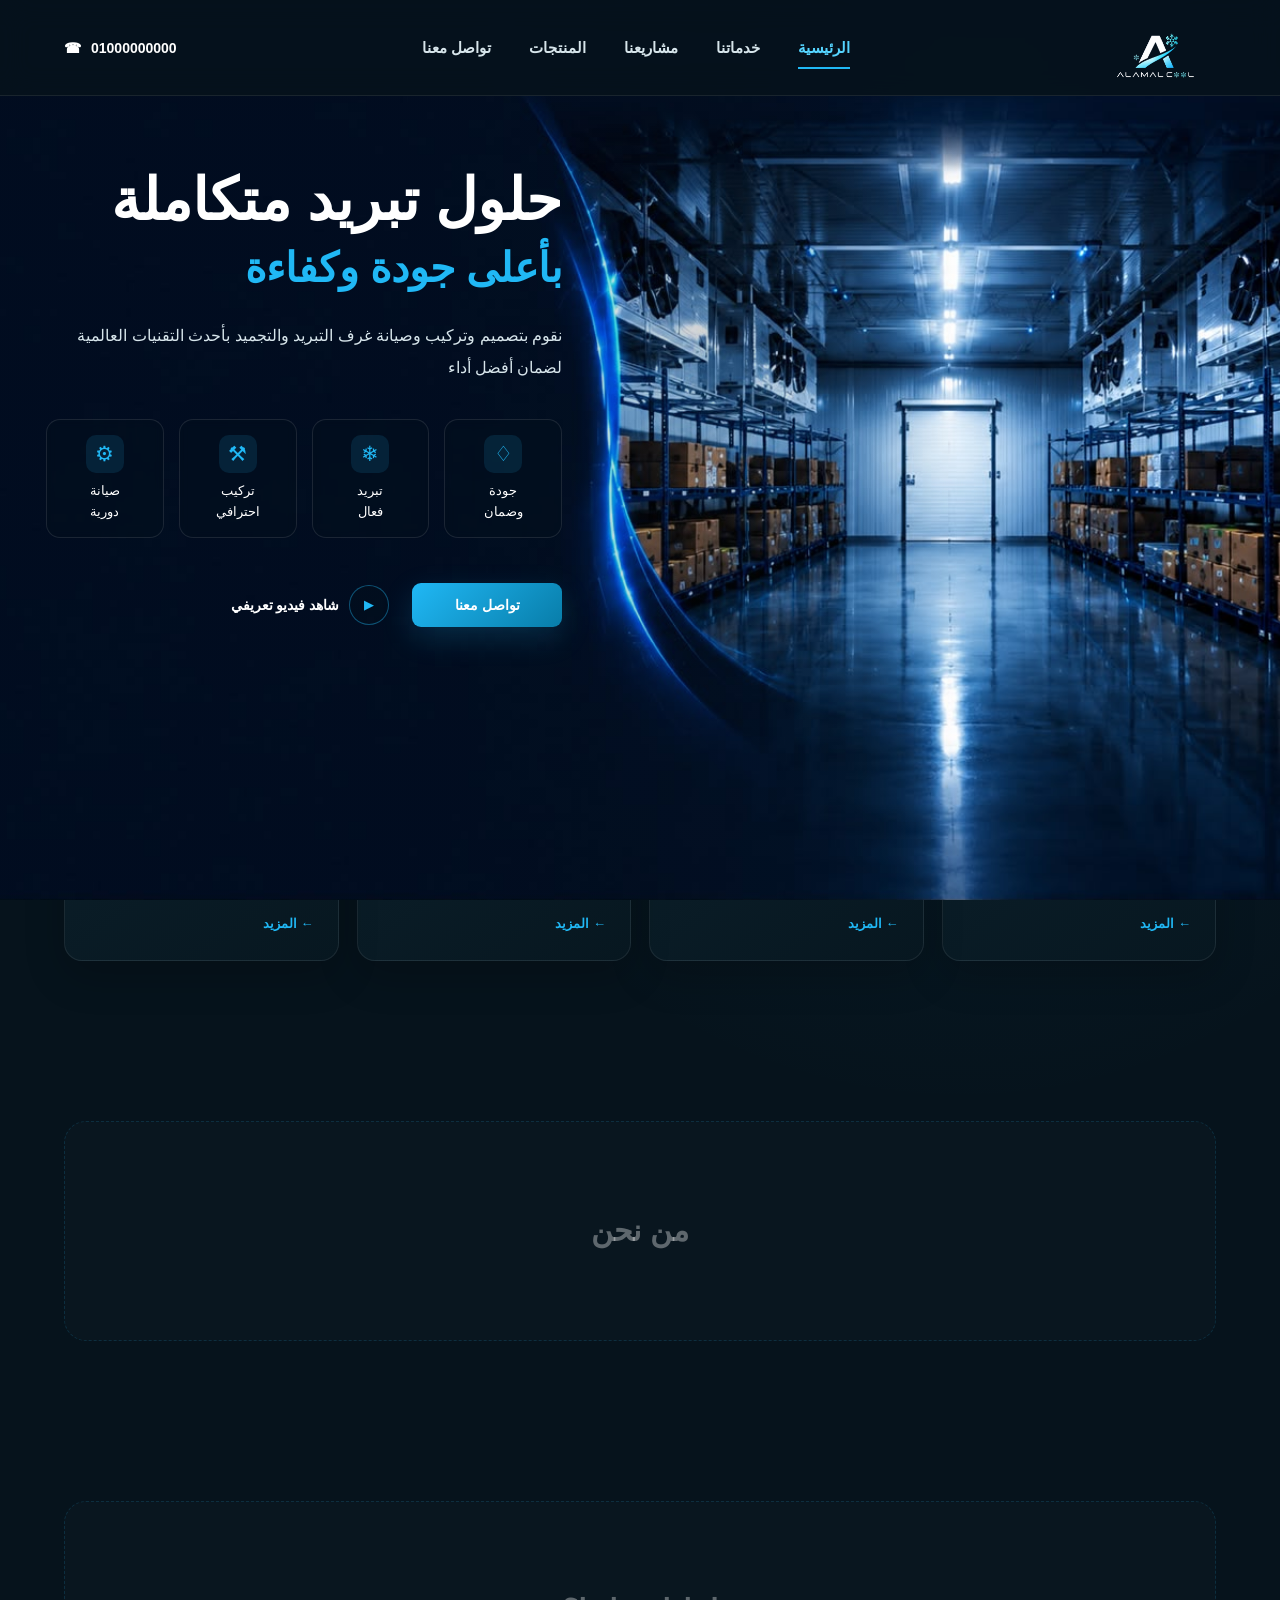
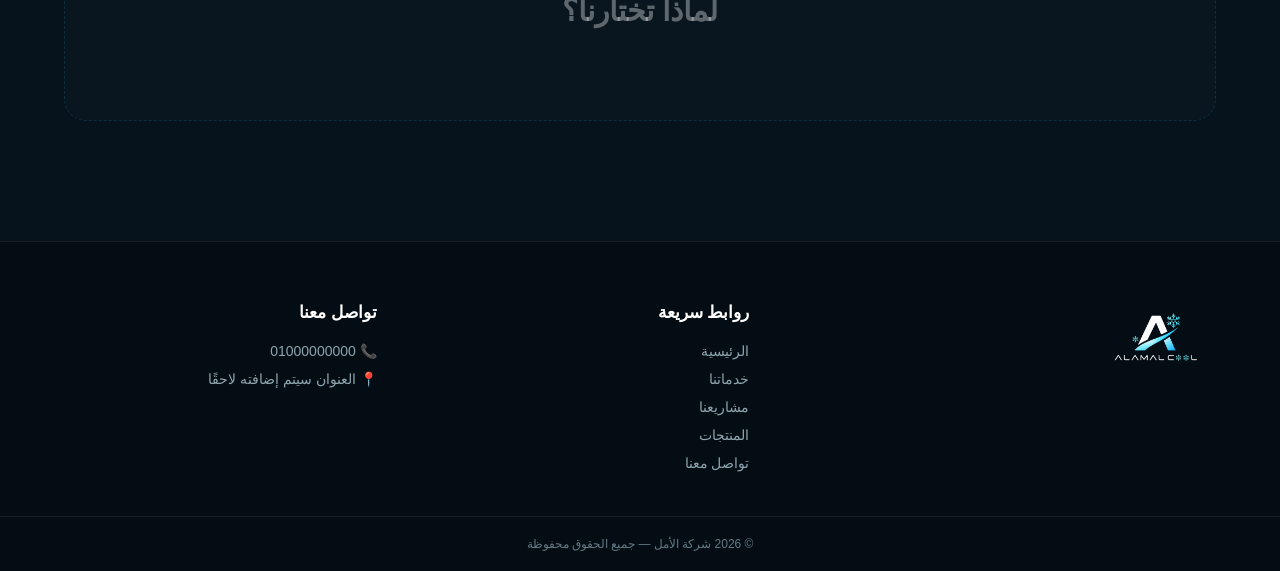
<file: index.html>
<!DOCTYPE html>
<html lang="ar" dir="rtl">

<head>

    <meta charset="UTF-8">

    <meta name="viewport" content="width=device-width, initial-scale=1.0">

    <title>شركة الأمل | حلول التبريد</title>

    <link rel="stylesheet" href="Css/index.css">

</head>


<body>


    <!-- ================= NAVBAR ================= -->

    <nav class="navbar">

        <a href="index.html" class="logo">
            <img src="Images/logo.PNG" alt="شركة الأمل لحلول التبريد">
        </a>

        <button class="menu-button" id="menuButton" type="button" aria-label="فتح القائمة">
            ☰
        </button>

        <div class="nav-links" id="navLinks">

            <a href="index.html" class="active">
                الرئيسية
            </a>

            <a href="services.html">
                خدماتنا
            </a>

            <a href="projects.html">
                مشاريعنا
            </a>

            <a href="products.html">
                المنتجات
            </a>

            <a href="index.html#contact">
                تواصل معنا
            </a>

        </div>

        <a href="tel:01000000000" class="nav-phone">
            <span>☎</span>
            <span>01000000000</span>
        </a>

    </nav>



    <!-- ================= MAIN ================= -->

    <main>


        <!-- ================= HERO ================= -->

        <section class="hero">


            <!-- HERO TEXT -->

            <div class="hero-content">


                <h1>
                    حلول تبريد متكاملة
                </h1>


                <h2>
                    بأعلى جودة وكفاءة
                </h2>


                <p class="hero-description">

                    نقوم بتصميم وتركيب وصيانة غرف التبريد
                    والتجميد بأحدث التقنيات العالمية
                    لضمان أفضل أداء

                </p>



                <!-- HERO FEATURES -->

                <div class="hero-features">


                    <div class="hero-feature">

                        <div class="feature-icon">
                            ♢
                        </div>

                        <span>
                            جودة
                        </span>

                        <span>
                            وضمان
                        </span>

                    </div>



                    <div class="hero-feature">

                        <div class="feature-icon">
                            ❄
                        </div>

                        <span>
                            تبريد
                        </span>

                        <span>
                            فعال
                        </span>

                    </div>



                    <div class="hero-feature">

                        <div class="feature-icon">
                            ⚒
                        </div>

                        <span>
                            تركيب
                        </span>

                        <span>
                            احترافي
                        </span>

                    </div>



                    <div class="hero-feature">

                        <div class="feature-icon">
                            ⚙
                        </div>

                        <span>
                            صيانة
                        </span>

                        <span>
                            دورية
                        </span>

                    </div>


                </div>



                <!-- HERO BUTTONS -->

                <div class="hero-actions">


                    <a href="#contact" class="primary-button">

                        تواصل معنا

                    </a>


                    <a href="#video" class="video-button">

                        <span class="play-icon">
                            ▶
                        </span>

                        شاهد فيديو تعريفي

                    </a>


                </div>


            </div>



            <!-- ================= HERO IMAGE ================= -->

            <div class="hero-image">


                <img src="Images/new.jpeg" alt="غرفة تبريد">


            </div>


        </section>



        <!-- ================= SERVICES ================= -->

        <section class="services" id="services">


            <!-- SERVICE 1 -->

            <div class="service-card">

                <div class="service-icon">
                    ❄
                </div>

                <div class="service-content">

                    <h3>
                        غرف التبريد
                    </h3>

                    <p>
                        تصميم وتركيب غرف تبريد
                        بمواصفات عالمية تناسب
                        جميع الاستخدامات
                    </p>

                    <a href="services.html">
                        ← المزيد
                    </a>

                </div>

            </div>



            <!-- SERVICE 2 -->

            <div class="service-card">

                <div class="service-icon">
                    ◈
                </div>

                <div class="service-content">

                    <h3>
                        غرف التجميد
                    </h3>

                    <p>
                        غرف تجميد عالية الكفاءة
                        لحفظ المنتجات بأفضل
                        جودة وأمان
                    </p>

                    <a href="services.html">
                        ← المزيد
                    </a>

                </div>

            </div>



            <!-- SERVICE 3 -->

            <div class="service-card">

                <div class="service-icon">
                    ⚙
                </div>

                <div class="service-content">

                    <h3>
                        الصيانة الدورية
                    </h3>

                    <p>
                        خدمات صيانة دورية وطوارئ
                        لضمان استمرارية العمل
                        بأعلى كفاءة
                    </p>

                    <a href="services.html">
                        ← المزيد
                    </a>

                </div>

            </div>



            <!-- SERVICE 4 -->

            <div class="service-card">

                <div class="service-icon">
                    ▣
                </div>

                <div class="service-content">

                    <h3>
                        أبواب التبريد
                    </h3>

                    <p>
                        توريد وتركيب جميع أنواع
                        أبواب التبريد المنزلقة
                        والهيدروليكية
                    </p>

                    <a href="services.html">
                        ← المزيد
                    </a>

                </div>

            </div>


        </section>



        <!-- ================= ABOUT US ================= -->

        <section class="about-section" id="about">

            <div class="section-placeholder">

                <h2>
                    من نحن
                </h2>

                <!-- المحتوى سيتم إضافته لاحقًا -->

            </div>

        </section>



        <!-- ================= WHY CHOOSE US ================= -->

        <section class="why-section" id="why-us">

            <div class="section-placeholder">

                <h2>
                    لماذا تختارنا؟
                </h2>

                <!-- المحتوى سيتم إضافته لاحقًا -->

            </div>

        </section>



        <!-- ================= VIDEO ================= -->

        <section class="video-section" id="video">

            <!-- الفيديو سيتم إضافته لاحقًا -->

        </section>



        <!-- ================= PROJECTS ================= -->

        <section class="projects-section" id="projects">

            <!-- المشاريع سيتم إضافتها لاحقًا -->

        </section>



        <!-- ================= PRODUCTS ================= -->

        <section class="products-section" id="products">

            <!-- المنتجات سيتم إضافتها لاحقًا -->

        </section>



        <!-- ================= CONTACT ================= -->

        <section class="contact-section" id="contact">

            <!-- بيانات التواصل سيتم إضافتها لاحقًا -->

        </section>


    </main>



    <!-- ================= FOOTER ================= -->

    <footer class="footer">


        <div class="footer-container">


            <!-- FOOTER LOGO -->

            <div class="footer-brand">

                <img src="Images/logo.PNG" alt="شركة الأمل لحلول التبريد">

            </div>



            <!-- FOOTER LINKS -->

            <div class="footer-links">

                <h3>
                    روابط سريعة
                </h3>

                <a href="index.html">
                    الرئيسية
                </a>

                <a href="services.html">
                    خدماتنا
                </a>

                <a href="projects.html">
                    مشاريعنا
                </a>

                <a href="products.html">
                    المنتجات
                </a>

                <a href="#contact">
                    تواصل معنا
                </a>

            </div>



            <!-- FOOTER CONTACT -->

            <div class="footer-contact">

                <h3>
                    تواصل معنا
                </h3>

                <p>
                    📞 01000000000
                </p>

                <p>
                    📍 العنوان سيتم إضافته لاحقًا
                </p>

            </div>


        </div>



        <div class="footer-bottom">

            <p>
                © 2026 شركة الأمل — جميع الحقوق محفوظة
            </p>

        </div>


    </footer>



    <!-- ================= JAVASCRIPT ================= -->

    <script src="Js/index.js"></script>


</body>

</html>
</file>
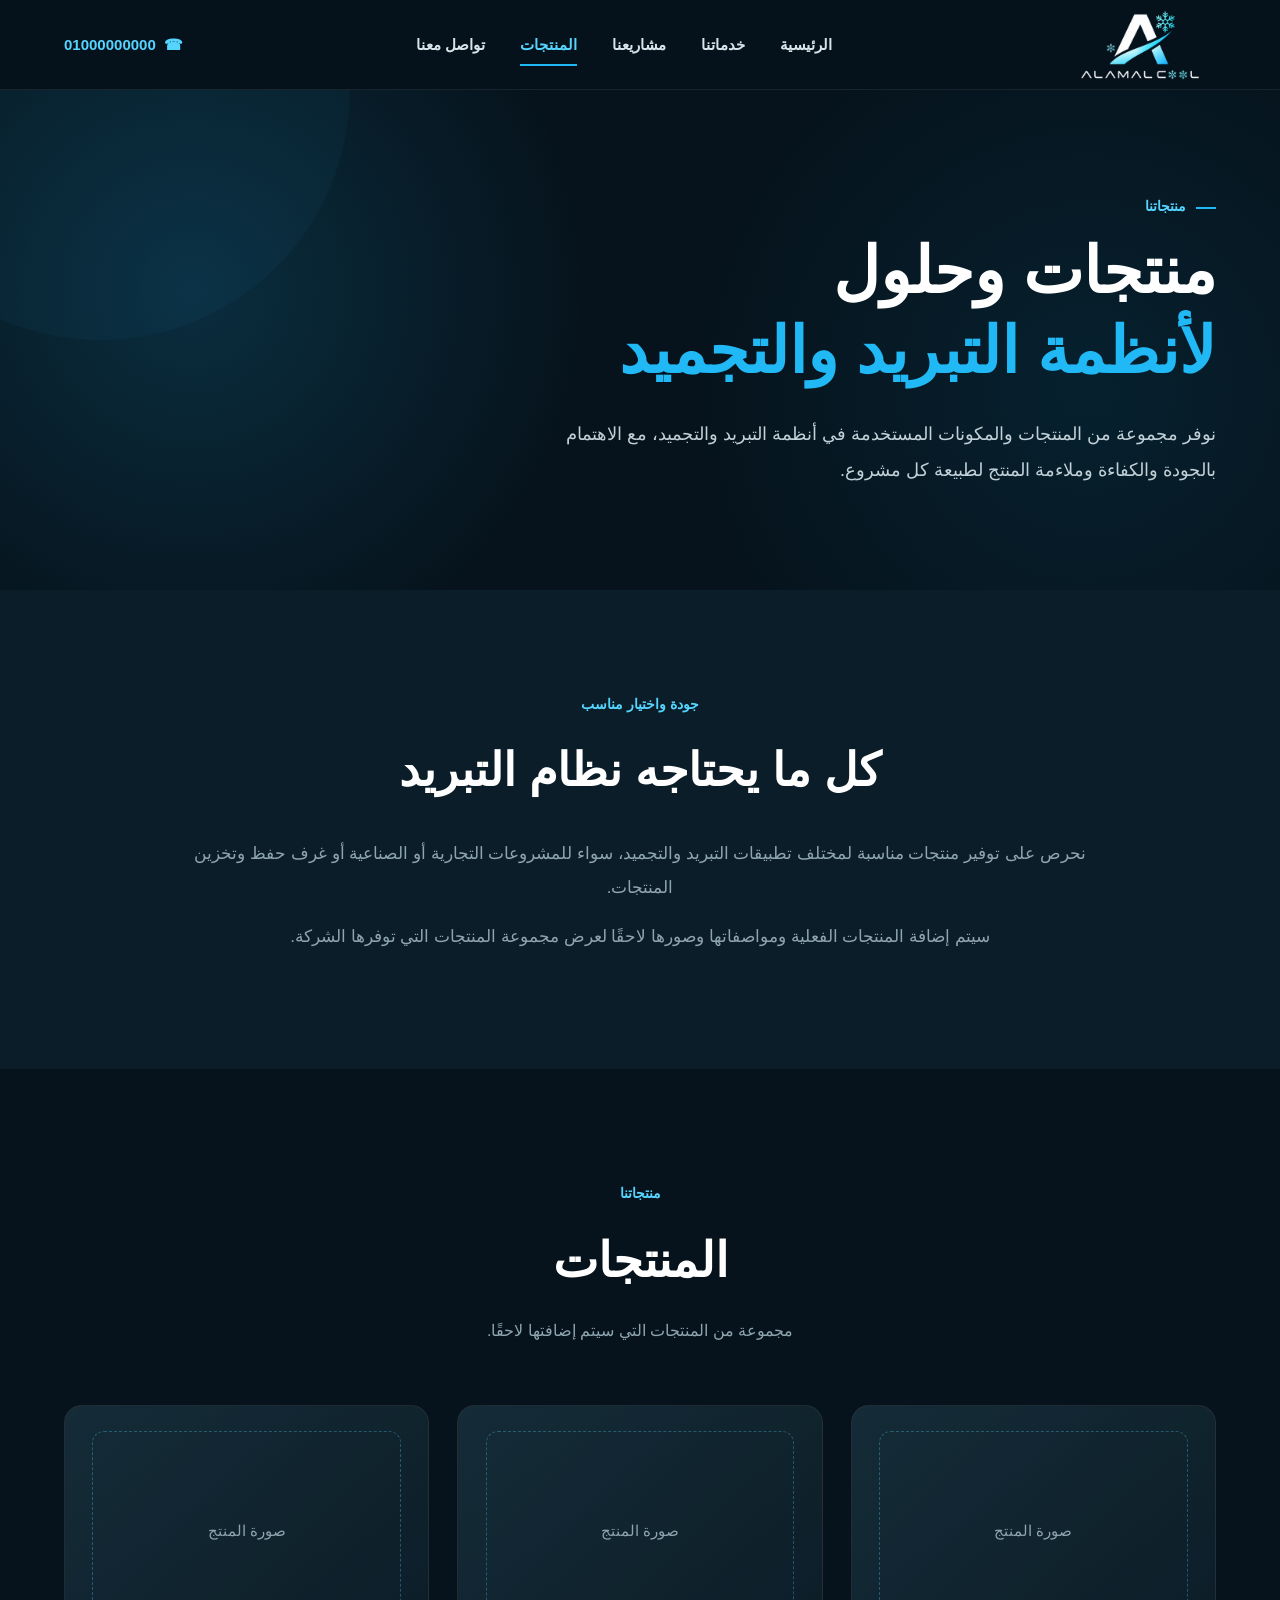
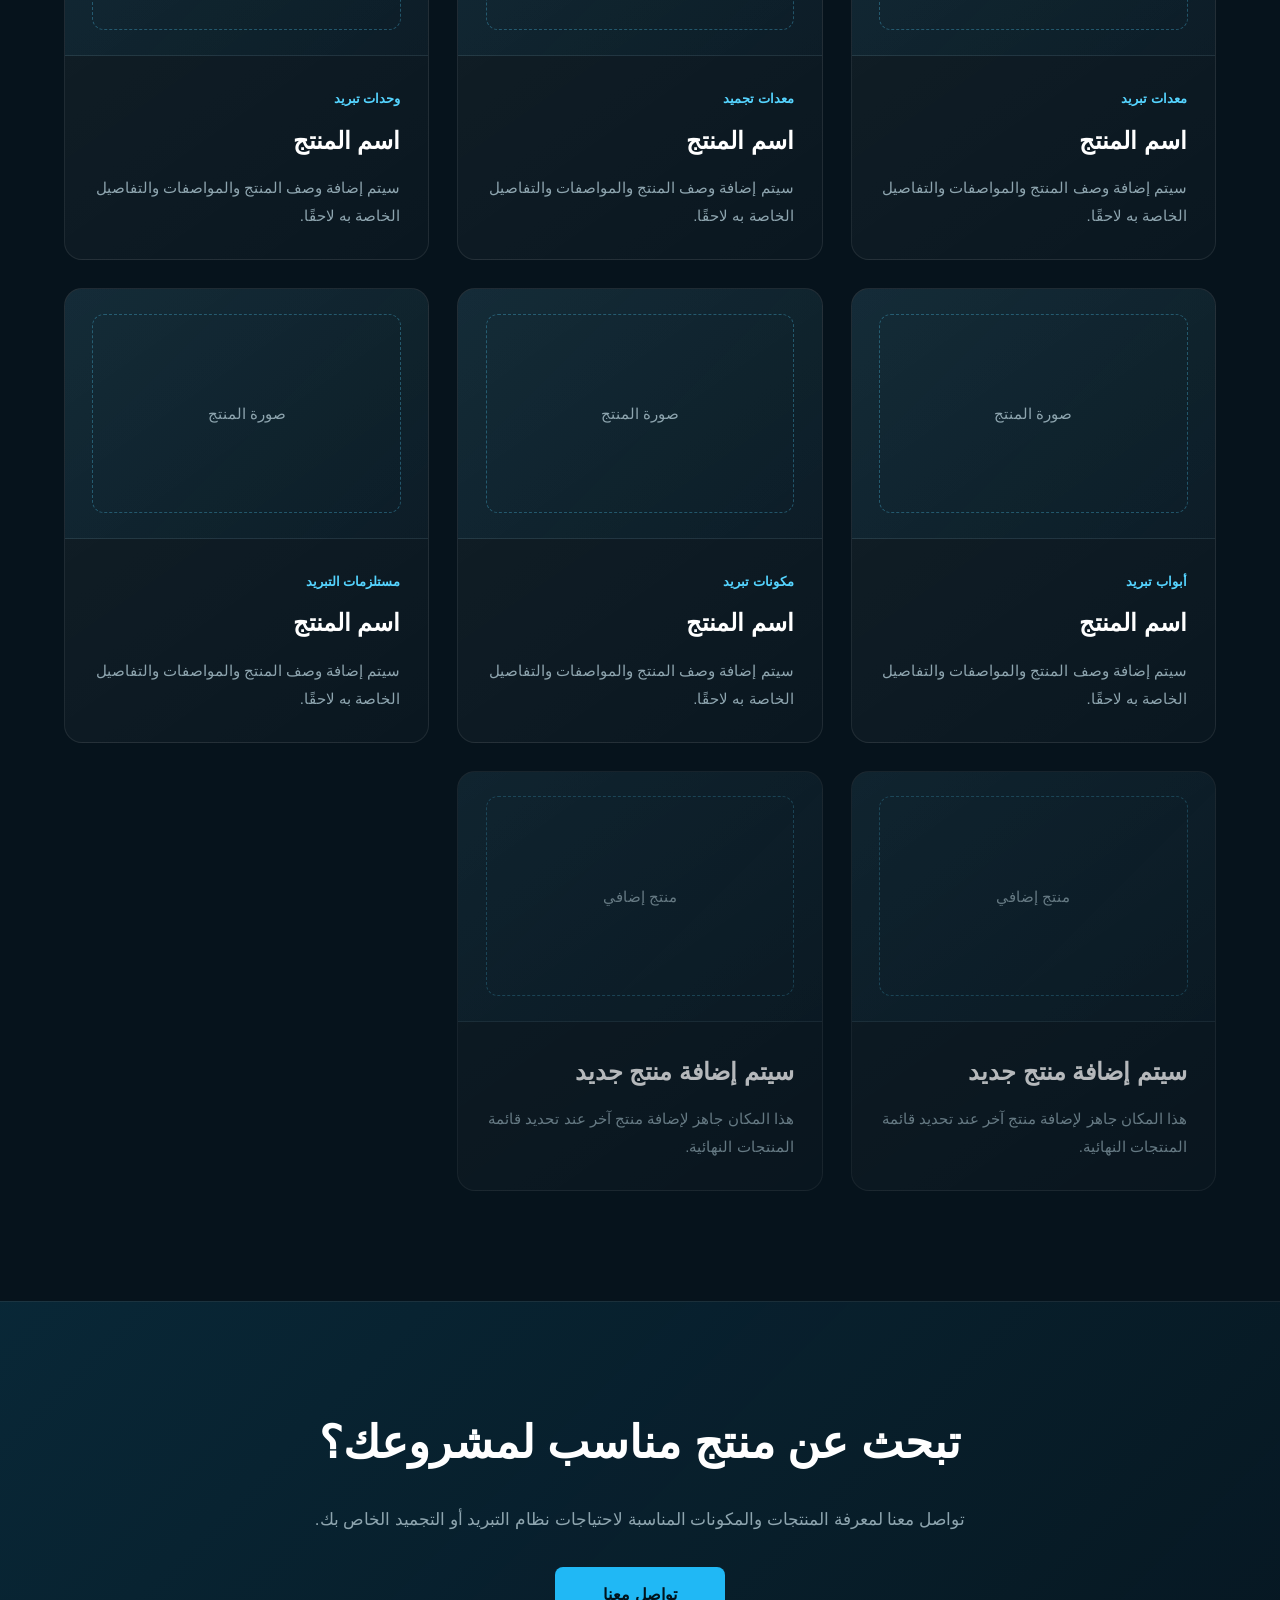
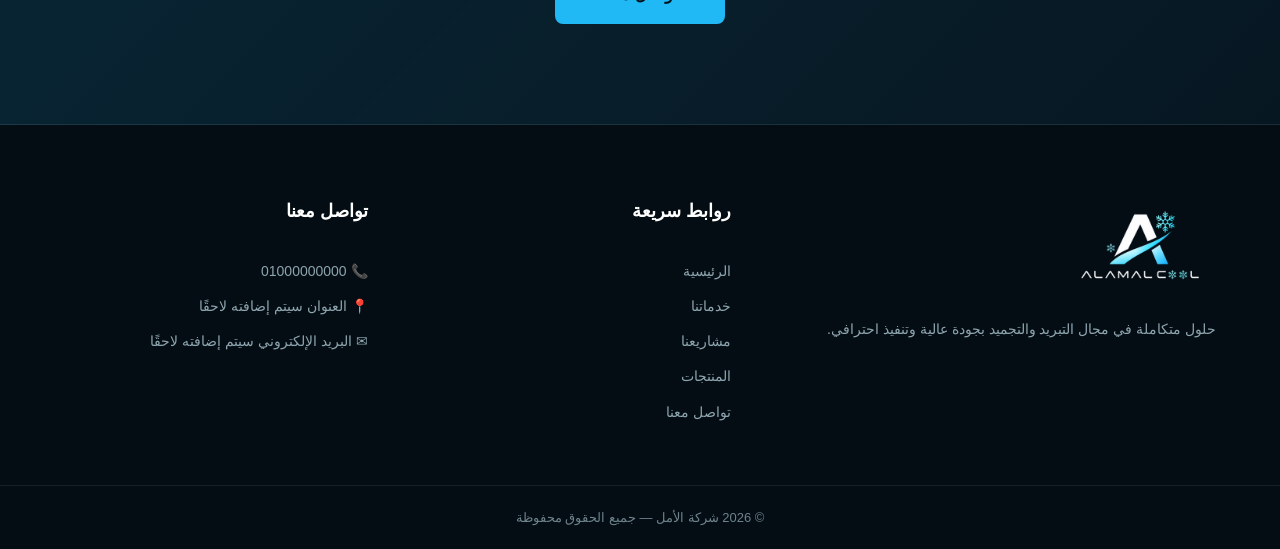
<file: products.html>
<!DOCTYPE html>
<html lang="ar" dir="rtl">

<head>
    <meta charset="UTF-8">
    <meta name="viewport" content="width=device-width, initial-scale=1.0">

    <title>المنتجات | شركة الأمل لحلول التبريد</title>

    <link rel="stylesheet" href="Css/products.css">
</head>

<body>

    <!-- =========================
         Navbar
    ========================== -->

    <nav class="navbar">

        <a href="index.html" class="logo">

            <img src="Images/logo.PNG" alt="شركة الأمل لحلول التبريد">

        </a>


        <button class="menu-button" id="menuButton" type="button" aria-label="فتح القائمة">
            ☰
        </button>


        <div class="nav-links" id="navLinks">

            <a href="index.html">
                الرئيسية
            </a>

            <a href="services.html">
                خدماتنا
            </a>

            <a href="projects.html">
                مشاريعنا
            </a>

            <a href="products.html" class="active">
                المنتجات
            </a>

            <a href="index.html#contact">
                تواصل معنا
            </a>

        </div>


        <a href="tel:01000000000" class="nav-phone">

            <span>☎</span>

            <span>
                01000000000
            </span>

        </a>

    </nav>


    <main>

        <!-- =========================
             Page Header
        ========================== -->

        <section class="page-header">

            <div class="page-header-content">

                <span class="section-label">
                    منتجاتنا
                </span>

                <h1>
                    منتجات وحلول
                    <br>
                    <span>لأنظمة التبريد والتجميد</span>
                </h1>

                <p>
                    نوفر مجموعة من المنتجات والمكونات المستخدمة
                    في أنظمة التبريد والتجميد، مع الاهتمام بالجودة
                    والكفاءة وملاءمة المنتج لطبيعة كل مشروع.
                </p>

            </div>

        </section>


        <!-- =========================
             Products Intro
        ========================== -->

        <section class="products-intro">

            <div class="intro-content">

                <span class="section-label">
                    جودة واختيار مناسب
                </span>

                <h2>
                    كل ما يحتاجه نظام التبريد
                </h2>

                <p>
                    نحرص على توفير منتجات مناسبة لمختلف تطبيقات
                    التبريد والتجميد، سواء للمشروعات التجارية أو
                    الصناعية أو غرف حفظ وتخزين المنتجات.
                </p>

                <p>
                    سيتم إضافة المنتجات الفعلية ومواصفاتها وصورها
                    لاحقًا لعرض مجموعة المنتجات التي توفرها الشركة.
                </p>

            </div>

        </section>


        <!-- =========================
             Products Section
        ========================== -->

        <section class="products-section">

            <div class="section-title">

                <span class="section-label">
                    منتجاتنا
                </span>

                <h2>
                    المنتجات
                </h2>

                <p>
                    مجموعة من المنتجات التي سيتم إضافتها لاحقًا.
                </p>

            </div>


            <div class="products-grid">


                <!-- Product 1 -->

                <article class="product-card">

                    <div class="product-image">

                        <div class="product-placeholder">
                            صورة المنتج
                        </div>

                    </div>

                    <div class="product-content">

                        <span class="product-category">
                            معدات تبريد
                        </span>

                        <h3>
                            اسم المنتج
                        </h3>

                        <p>
                            سيتم إضافة وصف المنتج والمواصفات
                            والتفاصيل الخاصة به لاحقًا.
                        </p>

                    </div>

                </article>


                <!-- Product 2 -->

                <article class="product-card">

                    <div class="product-image">

                        <div class="product-placeholder">
                            صورة المنتج
                        </div>

                    </div>

                    <div class="product-content">

                        <span class="product-category">
                            معدات تجميد
                        </span>

                        <h3>
                            اسم المنتج
                        </h3>

                        <p>
                            سيتم إضافة وصف المنتج والمواصفات
                            والتفاصيل الخاصة به لاحقًا.
                        </p>

                    </div>

                </article>


                <!-- Product 3 -->

                <article class="product-card">

                    <div class="product-image">

                        <div class="product-placeholder">
                            صورة المنتج
                        </div>

                    </div>

                    <div class="product-content">

                        <span class="product-category">
                            وحدات تبريد
                        </span>

                        <h3>
                            اسم المنتج
                        </h3>

                        <p>
                            سيتم إضافة وصف المنتج والمواصفات
                            والتفاصيل الخاصة به لاحقًا.
                        </p>

                    </div>

                </article>


                <!-- Product 4 -->

                <article class="product-card">

                    <div class="product-image">

                        <div class="product-placeholder">
                            صورة المنتج
                        </div>

                    </div>

                    <div class="product-content">

                        <span class="product-category">
                            أبواب تبريد
                        </span>

                        <h3>
                            اسم المنتج
                        </h3>

                        <p>
                            سيتم إضافة وصف المنتج والمواصفات
                            والتفاصيل الخاصة به لاحقًا.
                        </p>

                    </div>

                </article>


                <!-- Product 5 -->

                <article class="product-card">

                    <div class="product-image">

                        <div class="product-placeholder">
                            صورة المنتج
                        </div>

                    </div>

                    <div class="product-content">

                        <span class="product-category">
                            مكونات تبريد
                        </span>

                        <h3>
                            اسم المنتج
                        </h3>

                        <p>
                            سيتم إضافة وصف المنتج والمواصفات
                            والتفاصيل الخاصة به لاحقًا.
                        </p>

                    </div>

                </article>


                <!-- Product 6 -->

                <article class="product-card">

                    <div class="product-image">

                        <div class="product-placeholder">
                            صورة المنتج
                        </div>

                    </div>

                    <div class="product-content">

                        <span class="product-category">
                            مستلزمات التبريد
                        </span>

                        <h3>
                            اسم المنتج
                        </h3>

                        <p>
                            سيتم إضافة وصف المنتج والمواصفات
                            والتفاصيل الخاصة به لاحقًا.
                        </p>

                    </div>

                </article>


                <!-- مكان منتج إضافي -->

                <article class="product-card empty-product">

                    <div class="product-image">

                        <div class="product-placeholder">
                            منتج إضافي
                        </div>

                    </div>

                    <div class="product-content">

                        <h3>
                            سيتم إضافة منتج جديد
                        </h3>

                        <p>
                            هذا المكان جاهز لإضافة منتج آخر
                            عند تحديد قائمة المنتجات النهائية.
                        </p>

                    </div>

                </article>


                <!-- مكان منتج إضافي -->

                <article class="product-card empty-product">

                    <div class="product-image">

                        <div class="product-placeholder">
                            منتج إضافي
                        </div>

                    </div>

                    <div class="product-content">

                        <h3>
                            سيتم إضافة منتج جديد
                        </h3>

                        <p>
                            هذا المكان جاهز لإضافة منتج آخر
                            عند تحديد قائمة المنتجات النهائية.
                        </p>

                    </div>

                </article>

            </div>

        </section>


        <!-- =========================
             CTA
        ========================== -->

        <section class="products-cta">

            <div class="cta-content">

                <h2>
                    تبحث عن منتج مناسب لمشروعك؟
                </h2>

                <p>
                    تواصل معنا لمعرفة المنتجات والمكونات المناسبة
                    لاحتياجات نظام التبريد أو التجميد الخاص بك.
                </p>

                <a href="index.html#contact" class="cta-button">
                    تواصل معنا
                </a>

            </div>

        </section>

    </main>


    <!-- =========================
         Footer
    ========================== -->

    <footer class="footer">

        <div class="footer-container">


            <div class="footer-brand">

                <img src="Images/logo.PNG" alt="شركة الأمل لحلول التبريد">

                <p>
                    حلول متكاملة في مجال التبريد والتجميد
                    بجودة عالية وتنفيذ احترافي.
                </p>

            </div>


            <div class="footer-links">

                <h3>
                    روابط سريعة
                </h3>

                <a href="index.html">
                    الرئيسية
                </a>

                <a href="services.html">
                    خدماتنا
                </a>

                <a href="projects.html">
                    مشاريعنا
                </a>

                <a href="products.html">
                    المنتجات
                </a>

                <a href="index.html#contact">
                    تواصل معنا
                </a>

            </div>


            <div class="footer-contact">

                <h3>
                    تواصل معنا
                </h3>

                <p>
                    📞 01000000000
                </p>

                <p>
                    📍 العنوان سيتم إضافته لاحقًا
                </p>

                <p>
                    ✉ البريد الإلكتروني سيتم إضافته لاحقًا
                </p>

            </div>

        </div>


        <div class="footer-bottom">

            <p>
                © 2026 شركة الأمل — جميع الحقوق محفوظة
            </p>

        </div>

    </footer>


    <script src="Js/products.js"></script>

</body>

</html>
</file>
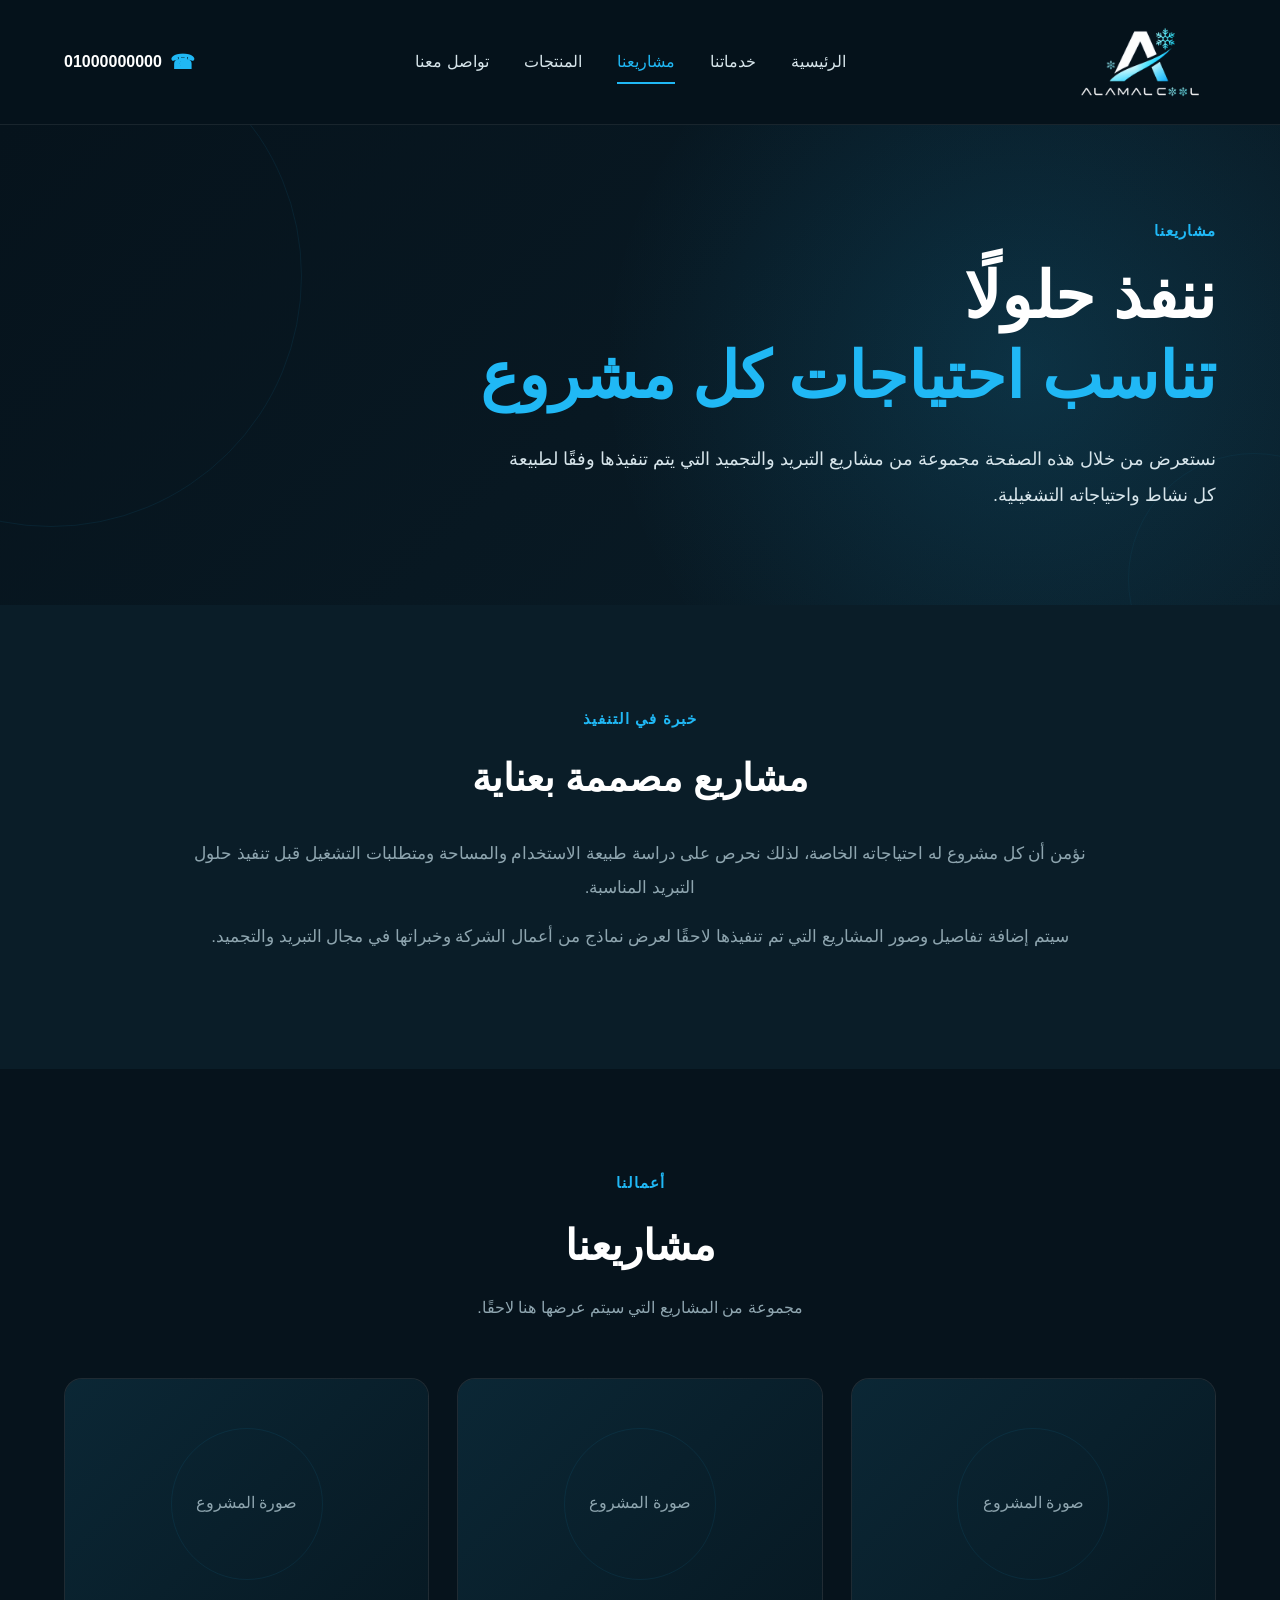
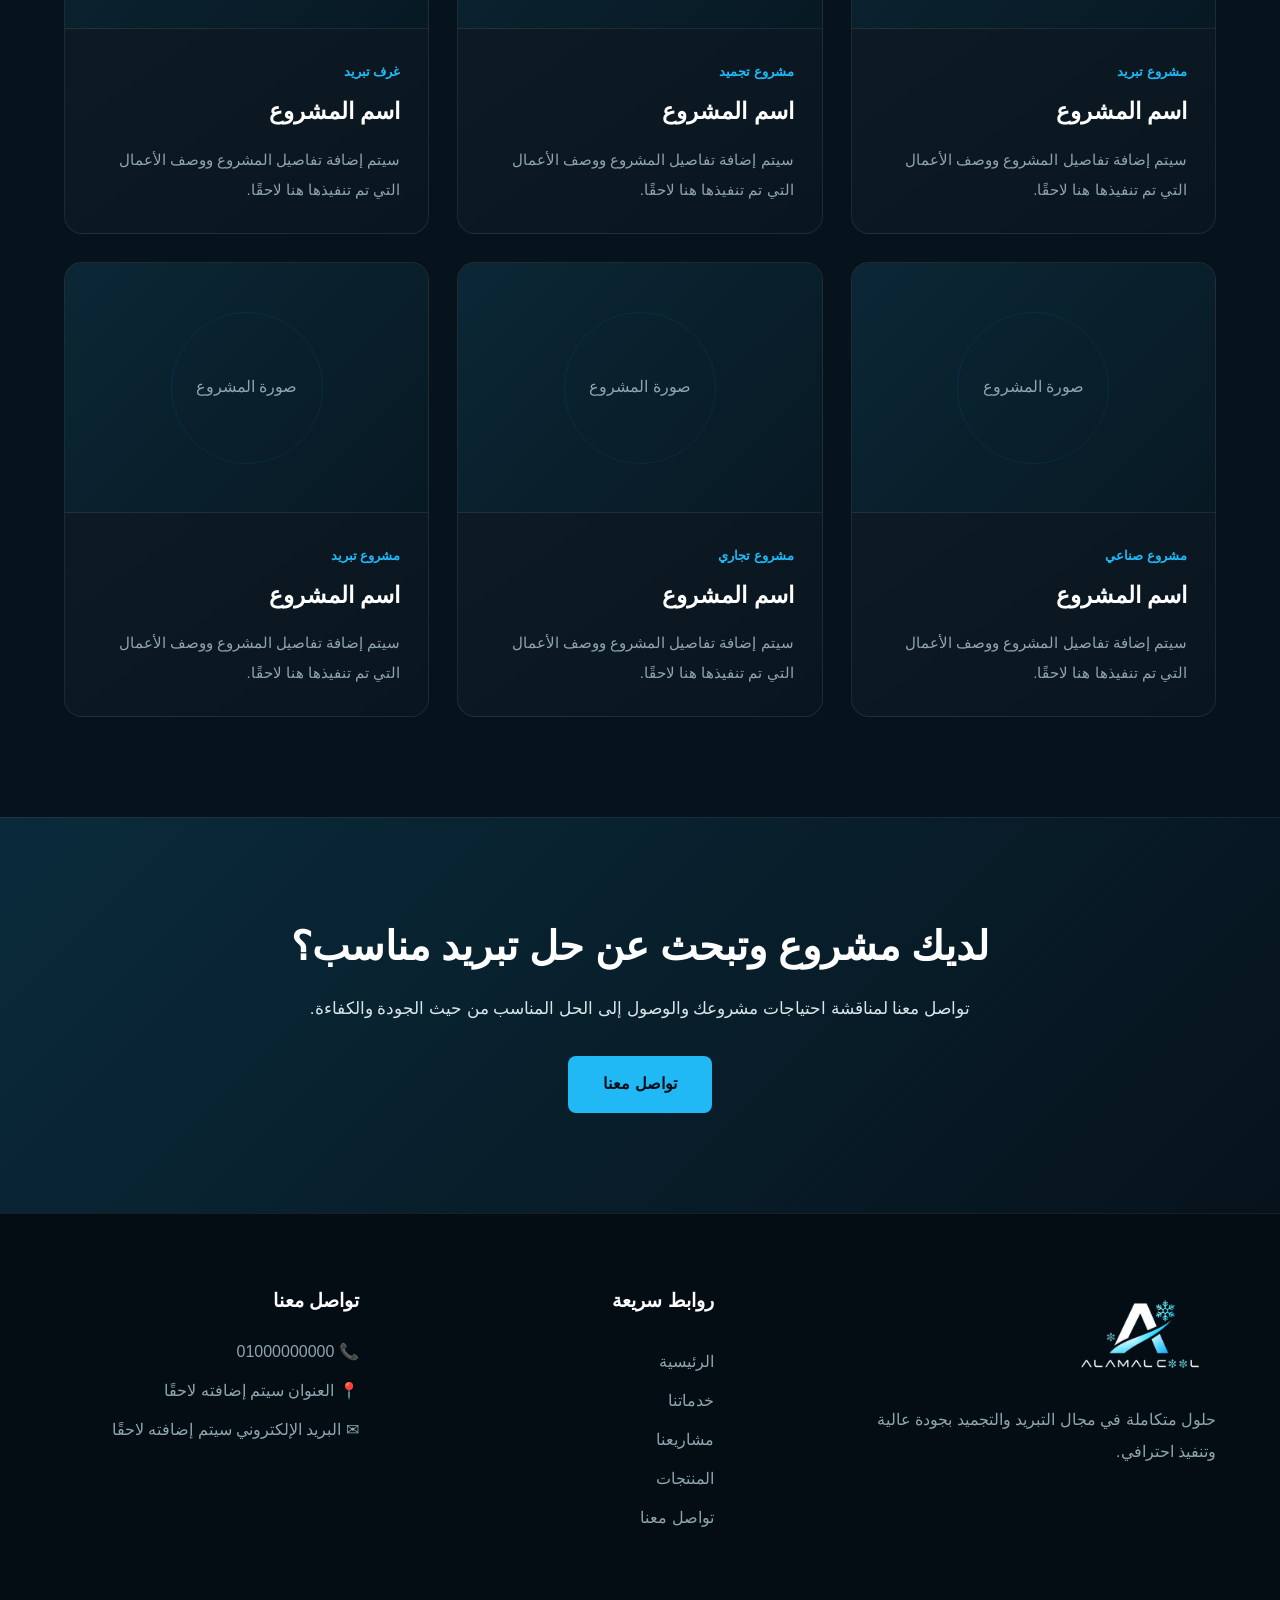
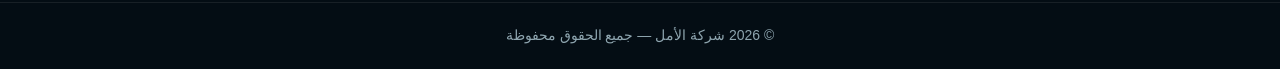
<file: projects.html>
<!DOCTYPE html>
<html lang="ar" dir="rtl">

<head>
    <meta charset="UTF-8">
    <meta name="viewport" content="width=device-width, initial-scale=1.0">

    <title>مشاريعنا | شركة الأمل لحلول التبريد</title>

    <link rel="stylesheet" href="Css/projects.css">
</head>

<body>

    <!-- =========================
         Navbar
    ========================== -->

    <nav class="navbar">

        <a href="index.html" class="logo">

            <img src="Images/logo.PNG" alt="شركة الأمل لحلول التبريد">

        </a>


        <button class="menu-button" id="menuButton" type="button" aria-label="فتح القائمة">
            ☰
        </button>


        <div class="nav-links" id="navLinks">

            <a href="index.html">
                الرئيسية
            </a>

            <a href="services.html">
                خدماتنا
            </a>

            <a href="projects.html" class="active">
                مشاريعنا
            </a>

            <a href="products.html">
                المنتجات
            </a>

            <a href="index.html#contact">
                تواصل معنا
            </a>

        </div>


        <a href="tel:01000000000" class="nav-phone">

            <span>☎</span>

            <span>
                01000000000
            </span>

        </a>

    </nav>


    <main>

        <!-- =========================
             Page Header
        ========================== -->

        <section class="page-header">

            <div class="page-header-content">

                <span class="section-label">
                    مشاريعنا
                </span>

                <h1>
                    ننفذ حلولًا
                    <br>
                    <span>تناسب احتياجات كل مشروع</span>
                </h1>

                <p>
                    نستعرض من خلال هذه الصفحة مجموعة من مشاريع
                    التبريد والتجميد التي يتم تنفيذها وفقًا لطبيعة
                    كل نشاط واحتياجاته التشغيلية.
                </p>

            </div>

        </section>


        <!-- =========================
             Projects Intro
        ========================== -->

        <section class="projects-intro">

            <div class="intro-content">

                <span class="section-label">
                    خبرة في التنفيذ
                </span>

                <h2>
                    مشاريع مصممة بعناية
                </h2>

                <p>
                    نؤمن أن كل مشروع له احتياجاته الخاصة، لذلك نحرص
                    على دراسة طبيعة الاستخدام والمساحة ومتطلبات
                    التشغيل قبل تنفيذ حلول التبريد المناسبة.
                </p>

                <p>
                    سيتم إضافة تفاصيل وصور المشاريع التي تم تنفيذها
                    لاحقًا لعرض نماذج من أعمال الشركة وخبراتها في
                    مجال التبريد والتجميد.
                </p>

            </div>

        </section>


        <!-- =========================
             Projects
        ========================== -->

        <section class="projects-section">

            <div class="section-title">

                <span class="section-label">
                    أعمالنا
                </span>

                <h2>
                    مشاريعنا
                </h2>

                <p>
                    مجموعة من المشاريع التي سيتم عرضها هنا لاحقًا.
                </p>

            </div>


            <div class="projects-grid">


                <!-- Project 1 -->

                <article class="project-card">

                    <div class="project-image">

                        <div class="project-placeholder">
                            صورة المشروع
                        </div>

                    </div>

                    <div class="project-content">

                        <span class="project-category">
                            مشروع تبريد
                        </span>

                        <h3>
                            اسم المشروع
                        </h3>

                        <p>
                            سيتم إضافة تفاصيل المشروع ووصف الأعمال
                            التي تم تنفيذها هنا لاحقًا.
                        </p>

                    </div>

                </article>


                <!-- Project 2 -->

                <article class="project-card">

                    <div class="project-image">

                        <div class="project-placeholder">
                            صورة المشروع
                        </div>

                    </div>

                    <div class="project-content">

                        <span class="project-category">
                            مشروع تجميد
                        </span>

                        <h3>
                            اسم المشروع
                        </h3>

                        <p>
                            سيتم إضافة تفاصيل المشروع ووصف الأعمال
                            التي تم تنفيذها هنا لاحقًا.
                        </p>

                    </div>

                </article>


                <!-- Project 3 -->

                <article class="project-card">

                    <div class="project-image">

                        <div class="project-placeholder">
                            صورة المشروع
                        </div>

                    </div>

                    <div class="project-content">

                        <span class="project-category">
                            غرف تبريد
                        </span>

                        <h3>
                            اسم المشروع
                        </h3>

                        <p>
                            سيتم إضافة تفاصيل المشروع ووصف الأعمال
                            التي تم تنفيذها هنا لاحقًا.
                        </p>

                    </div>

                </article>


                <!-- Project 4 -->

                <article class="project-card">

                    <div class="project-image">

                        <div class="project-placeholder">
                            صورة المشروع
                        </div>

                    </div>

                    <div class="project-content">

                        <span class="project-category">
                            مشروع صناعي
                        </span>

                        <h3>
                            اسم المشروع
                        </h3>

                        <p>
                            سيتم إضافة تفاصيل المشروع ووصف الأعمال
                            التي تم تنفيذها هنا لاحقًا.
                        </p>

                    </div>

                </article>


                <!-- Project 5 -->

                <article class="project-card">

                    <div class="project-image">

                        <div class="project-placeholder">
                            صورة المشروع
                        </div>

                    </div>

                    <div class="project-content">

                        <span class="project-category">
                            مشروع تجاري
                        </span>

                        <h3>
                            اسم المشروع
                        </h3>

                        <p>
                            سيتم إضافة تفاصيل المشروع ووصف الأعمال
                            التي تم تنفيذها هنا لاحقًا.
                        </p>

                    </div>

                </article>


                <!-- Project 6 -->

                <article class="project-card">

                    <div class="project-image">

                        <div class="project-placeholder">
                            صورة المشروع
                        </div>

                    </div>

                    <div class="project-content">

                        <span class="project-category">
                            مشروع تبريد
                        </span>

                        <h3>
                            اسم المشروع
                        </h3>

                        <p>
                            سيتم إضافة تفاصيل المشروع ووصف الأعمال
                            التي تم تنفيذها هنا لاحقًا.
                        </p>

                    </div>

                </article>

            </div>

        </section>


        <!-- =========================
             Projects CTA
        ========================== -->

        <section class="projects-cta">

            <div class="cta-content">

                <h2>
                    لديك مشروع وتبحث عن حل تبريد مناسب؟
                </h2>

                <p>
                    تواصل معنا لمناقشة احتياجات مشروعك والوصول
                    إلى الحل المناسب من حيث الجودة والكفاءة.
                </p>

                <a href="index.html#contact" class="cta-button">
                    تواصل معنا
                </a>

            </div>

        </section>

    </main>


    <!-- =========================
         Footer
    ========================== -->

    <footer class="footer">

        <div class="footer-container">


            <!-- Footer Brand -->

            <div class="footer-brand">

                <img src="Images/logo.PNG" alt="شركة الأمل لحلول التبريد">

                <p>
                    حلول متكاملة في مجال التبريد والتجميد
                    بجودة عالية وتنفيذ احترافي.
                </p>

            </div>


            <!-- Footer Links -->

            <div class="footer-links">

                <h3>
                    روابط سريعة
                </h3>

                <a href="index.html">
                    الرئيسية
                </a>

                <a href="services.html">
                    خدماتنا
                </a>

                <a href="projects.html">
                    مشاريعنا
                </a>

                <a href="products.html">
                    المنتجات
                </a>

                <a href="index.html#contact">
                    تواصل معنا
                </a>

            </div>


            <!-- Footer Contact -->

            <div class="footer-contact">

                <h3>
                    تواصل معنا
                </h3>

                <p>
                    📞 01000000000
                </p>

                <p>
                    📍 العنوان سيتم إضافته لاحقًا
                </p>

                <p>
                    ✉ البريد الإلكتروني سيتم إضافته لاحقًا
                </p>

            </div>

        </div>


        <div class="footer-bottom">

            <p>
                © 2026 شركة الأمل — جميع الحقوق محفوظة
            </p>

        </div>

    </footer>


    <!-- JavaScript -->

    <script src="Js/projects.js"></script>

</body>

</html>
</file>
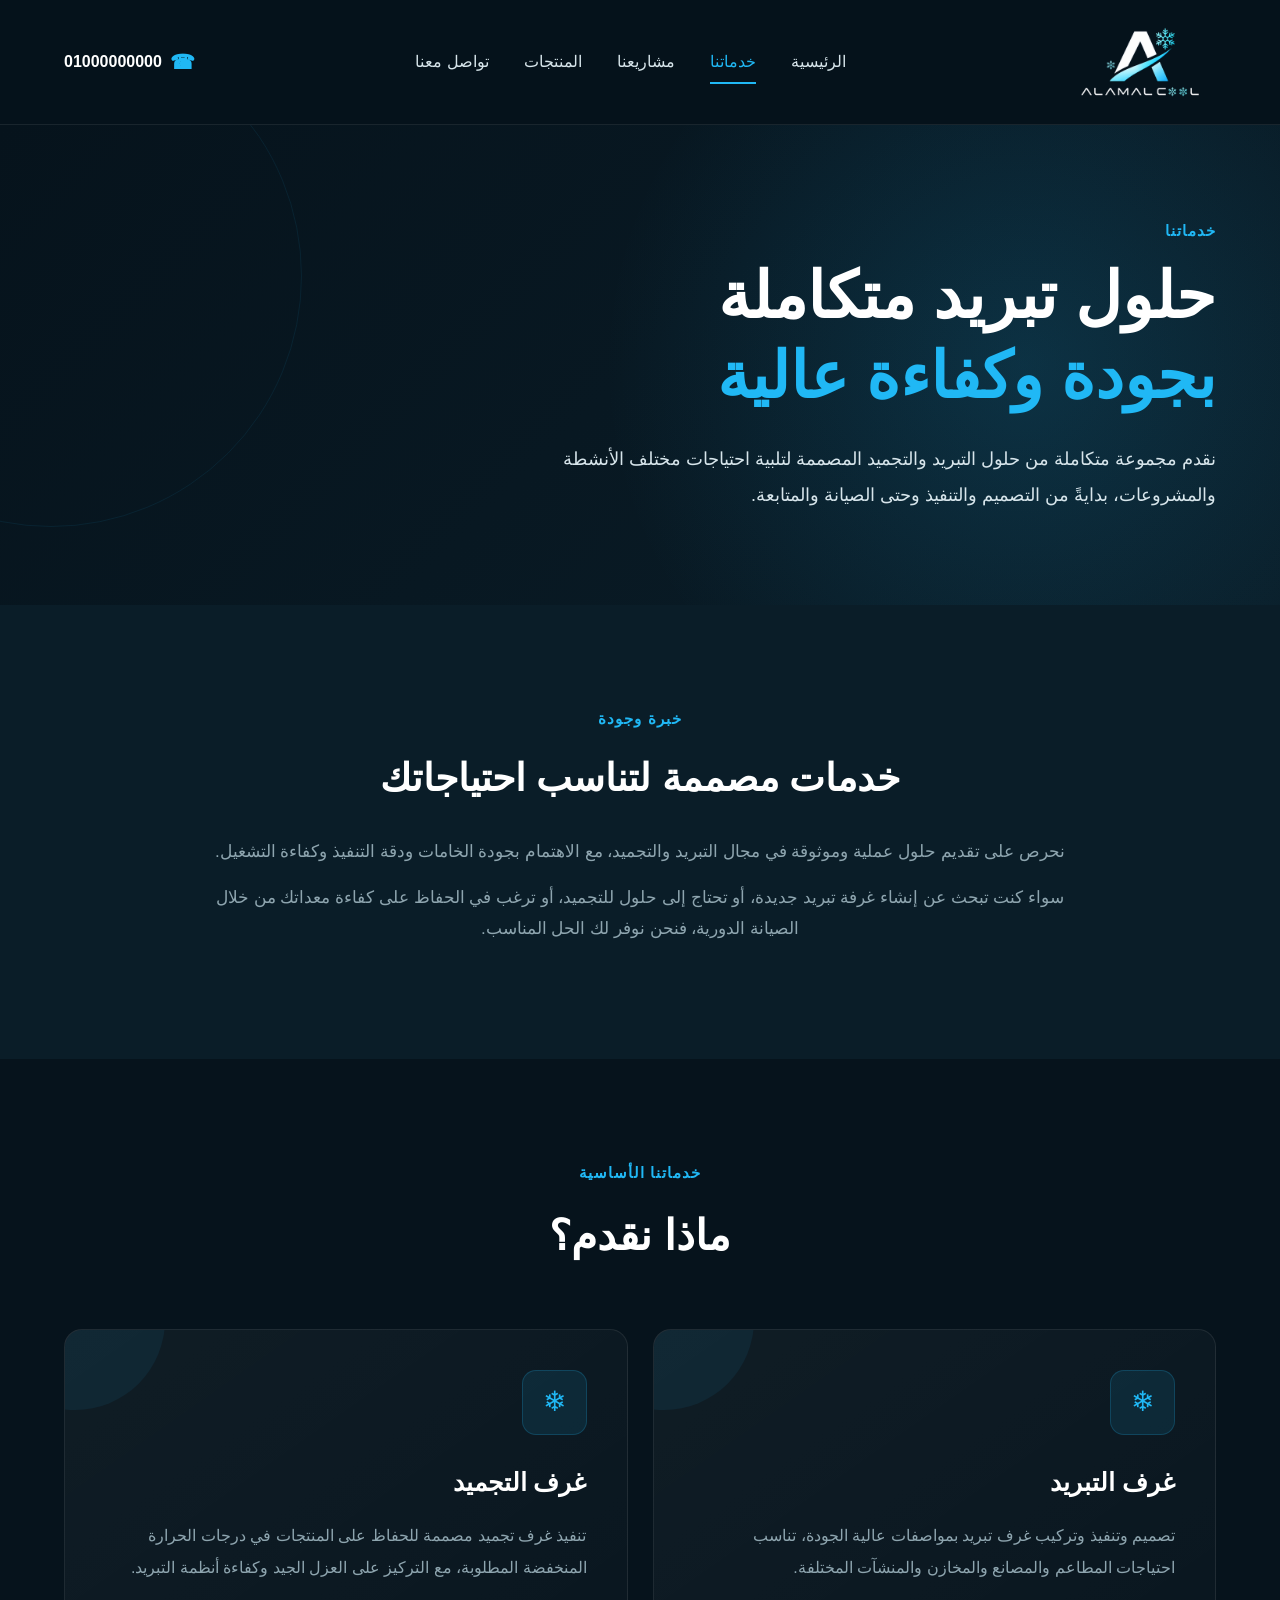
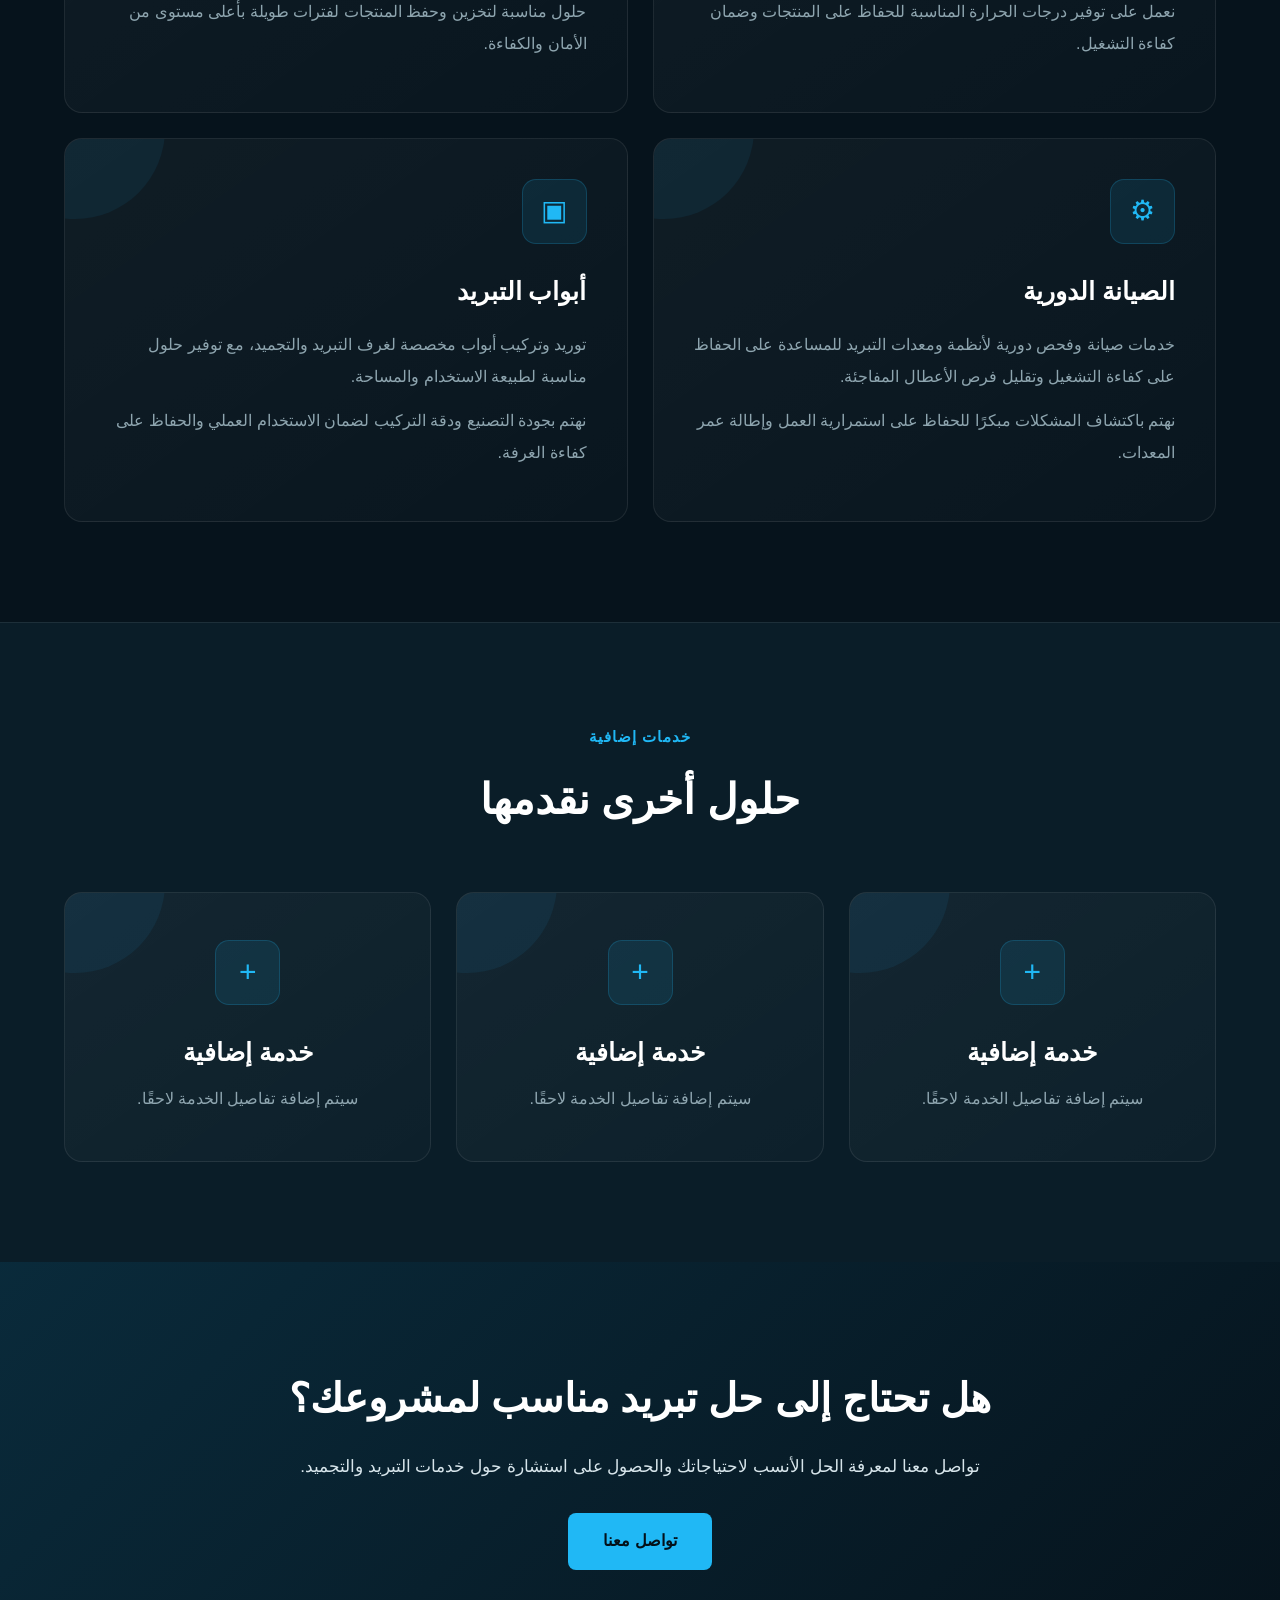
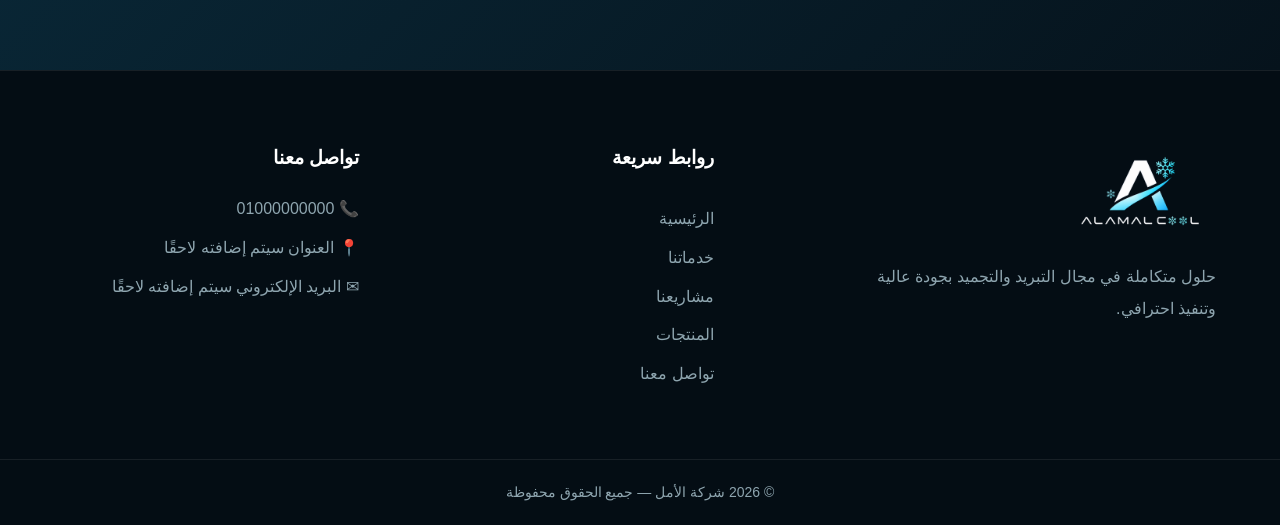
<file: services.html>
<!DOCTYPE html>
<html lang="ar" dir="rtl">

<head>
    <meta charset="UTF-8">
    <meta name="viewport" content="width=device-width, initial-scale=1.0">

    <title>خدماتنا | شركة الأمل لحلول التبريد</title>

    <link rel="stylesheet" href="Css/services.css">
</head>

<body>

    <!-- Navbar -->
    <nav class="navbar">

        <a href="index.html" class="logo">
            <img src="Images/logo.PNG" alt="شركة الأمل لحلول التبريد">
        </a>

        <button class="menu-button" id="menuButton" type="button" aria-label="فتح القائمة">
            ☰
        </button>

        <div class="nav-links" id="navLinks">

            <a href="index.html">
                الرئيسية
            </a>

            <a href="services.html" class="active">
                خدماتنا
            </a>

            <a href="projects.html">
                مشاريعنا
            </a>

            <a href="products.html">
                المنتجات
            </a>

            <a href="index.html#contact">
                تواصل معنا
            </a>

        </div>

        <a href="tel:01000000000" class="nav-phone">
            <span>☎</span>
            <span>01000000000</span>
        </a>

    </nav>


    <main>

        <!-- Page Header -->
        <section class="page-header">

            <div class="page-header-content">

                <span class="section-label">
                    خدماتنا
                </span>

                <h1>
                    حلول تبريد متكاملة
                    <br>
                    <span>بجودة وكفاءة عالية</span>
                </h1>

                <p>
                    نقدم مجموعة متكاملة من حلول التبريد والتجميد
                    المصممة لتلبية احتياجات مختلف الأنشطة والمشروعات،
                    بدايةً من التصميم والتنفيذ وحتى الصيانة والمتابعة.
                </p>

            </div>

        </section>


        <!-- Services Intro -->
        <section class="services-intro">

            <div class="intro-content">

                <span class="section-label">
                    خبرة وجودة
                </span>

                <h2>
                    خدمات مصممة لتناسب احتياجاتك
                </h2>

                <p>
                    نحرص على تقديم حلول عملية وموثوقة في مجال
                    التبريد والتجميد، مع الاهتمام بجودة الخامات
                    ودقة التنفيذ وكفاءة التشغيل.
                </p>

                <p>
                    سواء كنت تبحث عن إنشاء غرفة تبريد جديدة،
                    أو تحتاج إلى حلول للتجميد، أو ترغب في الحفاظ
                    على كفاءة معداتك من خلال الصيانة الدورية،
                    فنحن نوفر لك الحل المناسب.
                </p>

            </div>

        </section>


        <!-- Main Services -->
        <section class="services-section">

            <div class="section-title">

                <span class="section-label">
                    خدماتنا الأساسية
                </span>

                <h2>
                    ماذا نقدم؟
                </h2>

            </div>


            <div class="services-grid">


                <!-- Service 1 -->
                <article class="service-card">

                    <div class="service-icon">
                        ❄
                    </div>

                    <div class="service-card-content">

                        <h3>
                            غرف التبريد
                        </h3>

                        <p>
                            تصميم وتنفيذ وتركيب غرف تبريد بمواصفات
                            عالية الجودة، تناسب احتياجات المطاعم
                            والمصانع والمخازن والمنشآت المختلفة.
                        </p>

                        <p>
                            نعمل على توفير درجات الحرارة المناسبة
                            للحفاظ على المنتجات وضمان كفاءة التشغيل.
                        </p>

                    </div>

                </article>


                <!-- Service 2 -->
                <article class="service-card">

                    <div class="service-icon">
                        ❄
                    </div>

                    <div class="service-card-content">

                        <h3>
                            غرف التجميد
                        </h3>

                        <p>
                            تنفيذ غرف تجميد مصممة للحفاظ على المنتجات
                            في درجات الحرارة المنخفضة المطلوبة،
                            مع التركيز على العزل الجيد وكفاءة أنظمة التبريد.
                        </p>

                        <p>
                            حلول مناسبة لتخزين وحفظ المنتجات لفترات طويلة
                            بأعلى مستوى من الأمان والكفاءة.
                        </p>

                    </div>

                </article>


                <!-- Service 3 -->
                <article class="service-card">

                    <div class="service-icon">
                        ⚙
                    </div>

                    <div class="service-card-content">

                        <h3>
                            الصيانة الدورية
                        </h3>

                        <p>
                            خدمات صيانة وفحص دورية لأنظمة ومعدات التبريد
                            للمساعدة على الحفاظ على كفاءة التشغيل وتقليل
                            فرص الأعطال المفاجئة.
                        </p>

                        <p>
                            نهتم باكتشاف المشكلات مبكرًا للحفاظ على
                            استمرارية العمل وإطالة عمر المعدات.
                        </p>

                    </div>

                </article>


                <!-- Service 4 -->
                <article class="service-card">

                    <div class="service-icon">
                        ▣
                    </div>

                    <div class="service-card-content">

                        <h3>
                            أبواب التبريد
                        </h3>

                        <p>
                            توريد وتركيب أبواب مخصصة لغرف التبريد
                            والتجميد، مع توفير حلول مناسبة لطبيعة
                            الاستخدام والمساحة.
                        </p>

                        <p>
                            نهتم بجودة التصنيع ودقة التركيب لضمان
                            الاستخدام العملي والحفاظ على كفاءة الغرفة.
                        </p>

                    </div>

                </article>

            </div>

        </section>


        <!-- Additional Services -->
        <section class="additional-services">

            <div class="section-title">

                <span class="section-label">
                    خدمات إضافية
                </span>

                <h2>
                    حلول أخرى نقدمها
                </h2>

                <p>
                    <!-- يمكن إضافة الخدمات الإضافية هنا لاحقًا -->
                </p>

            </div>


            <div class="additional-grid">


                <!-- مكان خدمة إضافية 1 -->
                <article class="service-card empty-service">

                    <div class="service-icon">
                        +
                    </div>

                    <h3>
                        خدمة إضافية
                    </h3>

                    <p>
                        سيتم إضافة تفاصيل الخدمة لاحقًا.
                    </p>

                </article>


                <!-- مكان خدمة إضافية 2 -->
                <article class="service-card empty-service">

                    <div class="service-icon">
                        +
                    </div>

                    <h3>
                        خدمة إضافية
                    </h3>

                    <p>
                        سيتم إضافة تفاصيل الخدمة لاحقًا.
                    </p>

                </article>


                <!-- مكان خدمة إضافية 3 -->
                <article class="service-card empty-service">

                    <div class="service-icon">
                        +
                    </div>

                    <h3>
                        خدمة إضافية
                    </h3>

                    <p>
                        سيتم إضافة تفاصيل الخدمة لاحقًا.
                    </p>

                </article>


            </div>

        </section>


        <!-- CTA -->
        <section class="services-cta">

            <div class="cta-content">

                <h2>
                    هل تحتاج إلى حل تبريد مناسب لمشروعك؟
                </h2>

                <p>
                    تواصل معنا لمعرفة الحل الأنسب لاحتياجاتك
                    والحصول على استشارة حول خدمات التبريد والتجميد.
                </p>

                <a href="index.html#contact" class="cta-button">
                    تواصل معنا
                </a>

            </div>

        </section>

    </main>


    <!-- Footer -->
    <footer class="footer">

        <div class="footer-container">


            <div class="footer-brand">

                <img src="Images/logo.PNG" alt="شركة الأمل لحلول التبريد">

                <p>
                    حلول متكاملة في مجال التبريد والتجميد
                    بجودة عالية وتنفيذ احترافي.
                </p>

            </div>


            <div class="footer-links">

                <h3>
                    روابط سريعة
                </h3>

                <a href="index.html">
                    الرئيسية
                </a>

                <a href="services.html">
                    خدماتنا
                </a>

                <a href="projects.html">
                    مشاريعنا
                </a>

                <a href="products.html">
                    المنتجات
                </a>

                <a href="index.html#contact">
                    تواصل معنا
                </a>

            </div>


            <div class="footer-contact">

                <h3>
                    تواصل معنا
                </h3>

                <p>
                    📞 01000000000
                </p>

                <p>
                    📍 العنوان سيتم إضافته لاحقًا
                </p>

                <p>
                    ✉ البريد الإلكتروني سيتم إضافته لاحقًا
                </p>

            </div>

        </div>


        <div class="footer-bottom">

            <p>
                © 2026 شركة الأمل — جميع الحقوق محفوظة
            </p>

        </div>

    </footer>

    <script src="Js/services.js"></script>

</body>

</html>
</file>
<file: Css/index.css>
/* =========================
   GLOBAL
========================= */

:root {

    --bg-dark: #06131c;

    --bg-dark-2: #0a1d28;

    --blue: #20b8f5;

    --blue-light: #55d4ff;

    --blue-dark: #087da9;

    --white: #ffffff;

    --text-light: #d7e5eb;

    --text-muted: #8ea5af;

    --border: rgba(255, 255, 255, 0.08);

    --shadow:
        0 20px 60px rgba(0, 0, 0, 0.35);

    --container: 1280px;

}


* {

    margin: 0;

    padding: 0;

    box-sizing: border-box;

}


html {

    scroll-behavior: smooth;

}


body {

    font-family:
        "Cairo",
        "Segoe UI",
        Tahoma,
        Arial,
        sans-serif;

    background:
        radial-gradient(circle at 75% 25%,
            rgba(20, 151, 205, 0.08),
            transparent 30%),
        var(--bg-dark);

    color: var(--white);

    overflow-x: hidden;

}


a {

    text-decoration: none;

    color: inherit;

}


button {

    font-family: inherit;

}


/* =========================
   NAVBAR
========================= */

.navbar {

    width: 100%;

    min-height: 88px;

    padding: 15px 5%;

    display: flex;

    align-items: center;

    justify-content: space-between;

    gap: 30px;

    position: relative;

    top: 0;

    left: 0;

    right: 0;

    z-index: 1000;

    background: transparent;

    background:
        rgba(6, 19, 28, 0.94);

    border-bottom:
        1px solid var(--border);

    backdrop-filter: blur(14px);

}

.navbar.scrolled {
    background: rgba(6, 19, 28, 0.95);
    box-shadow: 0 10px 30px rgba(0, 0, 0, 0.25);
}


/* LOGO */

.logo {

    width: 120px;

    display: flex;

    align-items: center;

    justify-content: center;

}


.logo img {

    width: 700px;

    max-height: 65px;

    height: auto;

    transform: translateY(100px);

    object-fit: contain;

    display: block;



}


/* NAV LINKS */

.nav-links {

    display: flex;

    align-items: center;

    justify-content: center;

    gap: 38px;

    flex: 1;

}


.nav-links a {

    position: relative;

    color: var(--text-light);

    font-size: 15px;

    font-weight: 600;

    padding: 12px 0;

    transition:
        color 0.3s ease;

}


.nav-links a::after {

    content: "";

    position: absolute;

    bottom: 0;

    right: 0;

    width: 0;

    height: 2px;

    background: var(--blue);

    transition:
        width 0.3s ease;

}


.nav-links a:hover,
.nav-links a.active {

    color: var(--blue-light);

}


.nav-links a:hover::after,
.nav-links a.active::after {

    width: 100%;

}


/* PHONE */

.nav-phone {

    display: flex;

    align-items: center;

    gap: 10px;

    color: var(--white);

    font-size: 14px;

    font-weight: 600;

    direction: ltr;

}


.phone-icon {

    width: 38px;

    height: 38px;

    border-radius: 50%;

    display: flex;

    align-items: center;

    justify-content: center;

    color: var(--blue);

    border:
        1px solid rgba(32, 184, 245, 0.35);

    background:
        rgba(32, 184, 245, 0.08);

}


/* MOBILE MENU */

.menu-button {

    display: none;

    width: 42px;

    height: 42px;

    border: 1px solid var(--border);

    border-radius: 10px;

    background:
        rgba(255, 255, 255, 0.04);

    color: var(--white);

    font-size: 22px;

    cursor: pointer;

}


/* =========================
   MAIN
========================= */

main {

    width: 100%;

}


/* =========================
    HERO
 ========================= */

.hero {
    width: 100%;
    height: 610px;
    margin: 0;
    padding: 0;

    display: grid;
    grid-template-columns: 0.95fr 1.05fr;

    align-items: stretch;
    gap: 0;

    direction: ltr;
    overflow: hidden;
}


/* =========================
   HERO IMAGE
========================= */

.hero-image {

    position: absolute;

    inset: 0;

    width: 100%;

    height: 100%;

    z-index: 0;

    overflow: hidden;

    border-radius: 0;

    background: #0b202c;

    box-shadow: none;

}


/* الصورة نفسها */

.hero-image img {

    width: 100%;

    height: 100%;

    display: block;

    object-fit: cover;

    object-position: center;

}


/* =========================
   BLUE AREA OVER IMAGE
========================= */

.hero-image::before {

    content: "";

    position: absolute;

    inset: 0;

    z-index: 1;

    pointer-events: none;

    background:
        linear-gradient(90deg,
            rgba(6, 19, 28, 0.05) 35%,
            rgba(6, 19, 28, 0.18) 55%,
            rgba(6, 19, 28, 0) 75%);

}


/* =========================
   HERO CONTENT
========================= */

.hero-content {
    width: min(600px, 85%);

    margin: auto;

    position: relative;
    z-index: 2;

    direction: rtl;
}


/* العنوان */

.hero-content h1 {

    font-size:
        clamp(38px,
            4.5vw,
            68px);

    line-height: 1.25;

    font-weight: 900;

    color: var(--white);

    margin-bottom: 5px;

}


/* العنوان الأزرق */

.hero-content h2 {

    font-size:
        clamp(28px,
            3.2vw,
            48px);

    line-height: 1.3;

    font-weight: 800;

    color: var(--blue);

    margin-bottom: 25px;

}


/* الوصف */

.hero-description {

    max-width: 600px;

    color: var(--text-light);

    font-size: 16px;

    line-height: 2;

    margin-bottom: 35px;

}


/* =========================
   HERO FEATURES
========================= */

.hero-features {

    display: grid;

    grid-template-columns:
        repeat(4, 1fr);

    gap: 15px;

    max-width: 600px;

    margin-bottom: 35px;

}


.hero-feature {

    min-height: 105px;

    padding: 15px 10px;

    display: flex;

    flex-direction: column;

    align-items: center;

    justify-content: center;

    text-align: center;

    border:
        1px solid rgba(255, 255, 255, 0.10);

    border-radius: 14px;

    background:
        rgba(6, 19, 28, 0.30);

    backdrop-filter: blur(4px);

    transition:
        transform 0.3s ease,
        border-color 0.3s ease,
        background 0.3s ease;

}


.hero-feature:hover {

    transform:
        translateY(-5px);

    border-color:
        rgba(32, 184, 245, 0.35);

    background:
        rgba(6, 19, 28, 0.45);

}


.feature-icon {

    width: 38px;

    height: 38px;

    margin-bottom: 8px;

    display: flex;

    align-items: center;

    justify-content: center;

    border-radius: 10px;

    color: var(--blue);

    font-size: 21px;

    background:
        rgba(32, 184, 245, 0.12);

}


.hero-feature span {

    display: block;

    color: var(--white);

    font-size: 13px;

    line-height: 1.6;

}


/* =========================
   HERO BUTTONS
========================= */

.hero-actions {

    display: flex;

    align-items: center;

    gap: 15px;

    flex-wrap: wrap;

}


.primary-button {

    min-width: 150px;

    padding: 14px 25px;

    display: inline-flex;

    align-items: center;

    justify-content: center;

    border-radius: 9px;

    background:
        linear-gradient(135deg,
            var(--blue),
            var(--blue-dark));

    color: var(--white);

    font-size: 14px;

    font-weight: 700;

    box-shadow:
        0 10px 30px rgba(32, 184, 245, 0.18);

    transition:
        transform 0.3s ease,
        box-shadow 0.3s ease;

}


.primary-button:hover {

    transform:
        translateY(-3px);

    box-shadow:
        0 15px 35px rgba(32, 184, 245, 0.30);

}


.video-button {

    display: inline-flex;

    align-items: center;

    gap: 10px;

    color: var(--white);

    font-size: 14px;

    font-weight: 600;

    padding: 12px 8px;

    transition:
        color 0.3s ease;

}


.video-button:hover {

    color: var(--blue-light);

}


.play-icon {

    width: 40px;

    height: 40px;

    display: flex;

    align-items: center;

    justify-content: center;

    border:
        1px solid rgba(32, 184, 245, 0.4);

    border-radius: 50%;

    color: var(--blue);

    font-size: 12px;

    padding-right: 2px;

    background:
        rgba(6, 19, 28, 0.30);

}


/* =========================
   SERVICES
========================= */

.services {

    width: min(var(--container),
            90%);

    margin:
        0 auto;

    padding:
        20px 0 80px;

    display: grid;

    grid-template-columns:
        repeat(4, 1fr);

    gap: 18px;

}


.service-card {

    min-height: 205px;

    padding: 28px 24px;

    display: flex;

    flex-direction: column;

    justify-content: space-between;

    border:
        1px solid var(--border);

    border-radius: 18px;

    background:
        linear-gradient(145deg,
            #0c202b,
            #071720);

    box-shadow:
        0 15px 40px rgba(0, 0, 0, 0.2);

    transition:
        transform 0.3s ease,
        border-color 0.3s ease;

}


.service-card:hover {

    transform:
        translateY(-7px);

    border-color:
        rgba(32, 184, 245, 0.35);

}


.service-icon {

    width: 48px;

    height: 48px;

    display: flex;

    align-items: center;

    justify-content: center;

    border-radius: 12px;

    color: var(--blue);

    background:
        rgba(32, 184, 245, 0.09);

    border:
        1px solid rgba(32, 184, 245, 0.14);

    font-size: 22px;

    margin-bottom: 18px;

}


.service-content h3 {

    color: var(--white);

    font-size: 18px;

    margin-bottom: 10px;

}


.service-content p {

    color: var(--text-muted);

    font-size: 13px;

    line-height: 1.8;

    margin-bottom: 14px;

}


.service-content a {

    color: var(--blue);

    font-size: 13px;

    font-weight: 700;

}


.service-content a:hover {

    color: var(--blue-light);

}


/* =========================
   EMPTY SECTIONS
========================= */

.about-section,
.why-section,
.video-section,
.projects-section,
.products-section,
.contact-section {

    width: min(var(--container),
            90%);

    margin: 0 auto;

}


.about-section,
.why-section {

    min-height: 300px;

    padding:
        80px 0;

}


.section-placeholder {

    min-height: 220px;

    display: flex;

    align-items: center;

    justify-content: center;

    border:
        1px dashed rgba(32, 184, 245, 0.15);

    border-radius: 22px;

    background:
        rgba(255, 255, 255, 0.015);

}


.section-placeholder h2 {

    color:
        rgba(255, 255, 255, 0.35);

    font-size: 30px;

}


/* =========================
   FOOTER
========================= */

.footer {

    margin-top: 40px;

    background:
        #040d13;

    border-top:
        1px solid var(--border);

}


.footer-container {

    width: min(var(--container),
            90%);

    margin: 0 auto;

    padding:
        60px 0 45px;

    display: grid;

    grid-template-columns:
        1.3fr 1fr 1fr;

    gap: 60px;

}


.footer-brand img {

    width: 120px;

    max-height: 70px;

    object-fit: contain;

    margin-bottom: 15px;

}


.footer-brand p {

    color: var(--text-muted);

    font-size: 14px;

}


.footer-links,
.footer-contact {

    display: flex;

    flex-direction: column;

    align-items: flex-start;

    gap: 12px;

}


.footer-links h3,
.footer-contact h3 {

    color: var(--white);

    font-size: 17px;

    margin-bottom: 8px;

}


.footer-links a {

    color: var(--text-muted);

    font-size: 14px;

    transition:
        color 0.3s ease;

}


.footer-links a:hover {

    color: var(--blue);

}


.footer-contact p {

    color: var(--text-muted);

    font-size: 14px;

}


.footer-bottom {

    padding:
        20px 5%;

    text-align: center;

    border-top:
        1px solid var(--border);

}


.footer-bottom p {

    color: #637984;

    font-size: 12px;

}


/* =========================
   RESPONSIVE
========================= */

@media (max-width: 1050px) {

    .navbar {
        gap: 18px;
    }

    .nav-links {
        gap: 20px;
    }

    .nav-phone {
        display: none;
    }

    .hero {
        gap: 30px;
    }

    .hero-content {
        width: 90%;
    }

    .hero-image {
        width: 100%;
    }

    .services {
        grid-template-columns: repeat(2, 1fr);
    }
}


@media (max-width: 800px) {

    .navbar {
        min-height: 75px;
        padding: 10px 5%;
        position: relative;
    }

    .logo {
        width: 105px;
    }

    .logo img {
        width: 105px;
        max-width: none;
        max-height: 55px;
        height: auto;
    }

    .menu-button {
        display: flex;
        align-items: center;
        justify-content: center;
        order: 3;
    }

    .nav-links {
        position: absolute;
        top: 100%;
        right: 5%;
        left: 5%;

        padding: 15px;

        display: none;
        flex-direction: column;
        align-items: stretch;

        gap: 4px;

        border: 1px solid var(--border);
        border-radius: 14px;

        background: #081a24;
        box-shadow: var(--shadow);
    }

    .nav-links.show {
        display: flex;
    }

    .nav-links a {
        padding: 13px 15px;
        border-radius: 8px;
    }

    .nav-links a:hover {
        background: rgba(32, 184, 245, 0.06);
    }

    .nav-links a::after {
        display: none;
    }


    /* ================= HERO ================= */

    .hero {
        width: 92%;
        height: auto;

        margin: 0 auto;
        padding: 35px 0;

        display: grid;
        grid-template-columns: 1fr 1fr;

        align-items: center;
        gap: 20px;

        direction: ltr;

        overflow: visible;
    }

    .hero-content {
        width: 100%;
        margin: 0;

        direction: rtl;
        text-align: right;
    }

    .hero-description {
        margin-left: 0;
        margin-right: 0;
    }

    .hero-features {
        grid-column: 1 / -1;

        width: 100%;

        grid-template-columns: repeat(4, 1fr);

        margin: 5px 0 0;
    }

    .hero-actions {
        grid-column: 1 / -1;

        justify-content: center;

        margin-top: 5px;
    }

    /* الصورة */
    .hero-image {
        width: 100%;
        height: 330px;

        border-radius: 20px;
        overflow: hidden;

        position: relative;
    }

    .hero-image img {
        width: 100%;
        height: 100%;

        display: block;

        object-fit: cover;
        object-position: center;
    }


    .footer-container {
        grid-template-columns: 1fr 1fr;
        gap: 40px;
    }

    .footer-brand {
        grid-column: 1 / -1;
    }
}


@media (max-width: 520px) {

    .navbar {
        min-height: 70px;
        padding: 8px 4%;
        position: relative;
    }

    .logo {
        width: 100px;
    }

    .logo img {
        width: 100px;
        max-width: none;
        max-height: 55px;
        height: auto;
    }


    /* ================= HERO MOBILE ================= */

    .hero {
        width: 94%;

        margin: 0 auto;
        padding: 25px 0 35px;

        display: grid;

        /* الكلام + الصورة */
        grid-template-columns: 1fr 1fr;

        align-items: center;

        gap: 12px;

        direction: ltr;
    }


    /* الكلام في الناحية الأولى */
    .hero-content {
        width: 100%;
        margin: 0;

        direction: rtl;
        text-align: right;
    }

    .hero-content h1 {
        font-size: 25px;
        line-height: 1.35;

        margin-bottom: 5px;
    }

    .hero-content h2 {
        font-size: 19px;
        line-height: 1.4;

        margin-bottom: 10px;
    }

    .hero-description {
        font-size: 12px;
        line-height: 1.8;

        margin: 0;
    }


    /* ================= الصورة المربعة ================= */

    .hero-image {
        width: 100%;
        height: auto;

        aspect-ratio: 1 / 1;

        border-radius: 15px;

        overflow: hidden;

        position: relative;

        order: 2;
    }

    .hero-image img {
        width: 100%;
        height: 100%;

        display: block;

        object-fit: cover;
        object-position: center;
    }


    /* ================= FEATURES تحتهم ================= */

    .hero-features {
        grid-column: 1 / -1;

        width: 100%;

        display: grid;

        grid-template-columns: repeat(2, 1fr);

        gap: 8px;

        margin: 5px 0 0;
    }

    .hero-feature {
        min-height: 75px;

        padding: 8px 5px;

        border-radius: 10px;
    }

    .feature-icon {
        width: 30px;
        height: 30px;

        font-size: 17px;

        margin-bottom: 4px;
    }

    .hero-feature span {
        font-size: 10px;
    }


    /* ================= BUTTONS ================= */

    .hero-actions {
        grid-column: 1 / -1;

        justify-content: center;

        gap: 8px;

        margin-top: 5px;
    }

    .primary-button {
        min-width: 130px;

        padding: 11px 15px;

        font-size: 12px;
    }

    .video-button {
        font-size: 11px;
    }

    .play-icon {
        width: 32px;
        height: 32px;

        font-size: 10px;
    }


    /* ================= باقي الصفحة ================= */

    .services {
        width: 92%;

        grid-template-columns: 1fr;

        padding-bottom: 50px;
    }

    .service-card {
        min-height: 180px;
    }

    .about-section,
    .why-section {
        width: 92%;

        padding: 45px 0;
    }

    .footer-container {
        width: 92%;

        grid-template-columns: 1fr;
    }

    .footer-brand {
        grid-column: auto;
    }

    .footer-links,
    .footer-contact {
        align-items: center;
        text-align: center;
    }
}

.navbar .logo img {
    width: 900px !important;
    max-width: none !important;
    height: 500px !important;
    transform: translateY(8px);
}
</file>
<file: Css/products.css>
:root {
    --bg-dark: #06131c;
    --bg-dark-2: #0a1d28;
    --blue: #20b8f5;
    --blue-light: #55d4ff;
    --blue-dark: #087da9;
    --white: #ffffff;
    --text-light: #d7e5eb;
    --text-muted: #8ea5af;
    --border: rgba(255, 255, 255, 0.08);
    --shadow: 0 20px 60px rgba(0, 0, 0, 0.35);
    --container: 1280px;
}

* {
    margin: 0;
    padding: 0;
    box-sizing: border-box;
}

html {
    scroll-behavior: smooth;
}

body {
    font-family:
        "Cairo",
        "Segoe UI",
        Tahoma,
        Arial,
        sans-serif;
    background: var(--bg-dark);
    color: var(--white);
    line-height: 1.8;
}

a {
    text-decoration: none;
    color: inherit;
}

/* =========================
   NAVBAR
========================= */

.navbar {
    width: 100%;
    height: 90px;
    padding: 0 5%;
    display: flex;
    align-items: center;
    justify-content: space-between;
    gap: 30px;

    position: sticky;
    top: 0;
    z-index: 1000;

    background: rgba(6, 19, 28, 0.88);
    backdrop-filter: blur(14px);

    border-bottom: 1px solid var(--border);

    transition: 0.3s ease;
}

.logo {
    display: flex;
    align-items: center;
    flex-shrink: 0;
}

.logo img {
    width: 150px;
    height: auto;
    display: block;
}

.nav-links {
    display: flex;
    align-items: center;
    justify-content: center;
    gap: 35px;
}

.nav-links a {
    color: var(--text-light);
    font-size: 15px;
    font-weight: 600;
    transition: 0.3s ease;
    position: relative;
}

.nav-links a:hover,
.nav-links a.active {
    color: var(--blue-light);
}

.nav-links a::after {
    content: "";
    position: absolute;
    width: 0;
    height: 2px;
    right: 0;
    bottom: -8px;
    background: var(--blue);
    transition: 0.3s ease;
}

.nav-links a:hover::after,
.nav-links a.active::after {
    width: 100%;
}

.nav-phone {
    display: flex;
    align-items: center;
    gap: 8px;

    color: var(--blue-light);
    font-size: 15px;
    font-weight: bold;

    white-space: nowrap;

    transition: 0.3s ease;
}

.nav-phone:hover {
    color: var(--white);
}

.menu-button {
    display: none;

    border: none;
    background: transparent;
    color: var(--white);

    font-size: 28px;
    cursor: pointer;
}

/* Navbar scroll */

.navbar.scrolled {
    background: rgba(6, 19, 28, 0.97);
    box-shadow: 0 10px 30px rgba(0, 0, 0, 0.25);
}

/* =========================
   PAGE HEADER
========================= */

.page-header {
    min-height: 500px;

    display: flex;
    align-items: center;

    padding: 90px 5%;

    position: relative;
    overflow: hidden;

    background:
        radial-gradient(circle at 15% 40%,
            rgba(32, 184, 245, 0.16),
            transparent 35%),
        radial-gradient(circle at 85% 60%,
            rgba(8, 125, 169, 0.13),
            transparent 35%),
        var(--bg-dark);
}

.page-header::before {
    content: "";

    position: absolute;
    width: 500px;
    height: 500px;

    border-radius: 50%;

    background: rgba(32, 184, 245, 0.04);

    top: -250px;
    left: -150px;
}

.page-header-content {
    width: 100%;
    max-width: var(--container);
    margin: auto;

    position: relative;
    z-index: 1;
}

.section-label {
    display: inline-block;

    color: var(--blue-light);

    font-size: 14px;
    font-weight: bold;

    margin-bottom: 12px;

    position: relative;
    padding-right: 30px;
}

.section-label::before {
    content: "";

    position: absolute;

    width: 20px;
    height: 2px;

    right: 0;
    top: 50%;

    background: var(--blue);
}

.page-header h1 {
    font-size: clamp(38px, 5vw, 68px);
    line-height: 1.25;

    margin-bottom: 25px;

    font-weight: 800;
}

.page-header h1 span {
    color: var(--blue);
}

.page-header p {
    max-width: 700px;

    color: var(--text-light);

    font-size: 18px;
    line-height: 2;

    opacity: 0.9;
}

/* =========================
   PRODUCTS INTRO
========================= */

.products-intro {
    padding: 100px 5%;

    background: var(--bg-dark-2);
}

.intro-content {
    max-width: 900px;
    margin: auto;

    text-align: center;
}

.intro-content .section-label {
    padding-right: 0;
}

.intro-content .section-label::before {
    display: none;
}

.intro-content h2 {
    font-size: clamp(30px, 4vw, 46px);

    margin-bottom: 25px;
}

.intro-content p {
    color: var(--text-muted);

    font-size: 17px;
    line-height: 2;

    margin-bottom: 15px;
}

/* =========================
   PRODUCTS SECTION
========================= */

.products-section {
    padding: 110px 5%;
}

.section-title {
    max-width: 800px;
    margin: 0 auto 60px;

    text-align: center;
}

.section-title .section-label {
    padding-right: 0;
}

.section-title .section-label::before {
    display: none;
}

.section-title h2 {
    font-size: clamp(32px, 4vw, 48px);

    margin-bottom: 12px;
}

.section-title p {
    color: var(--text-muted);

    font-size: 16px;
}

/* =========================
   PRODUCTS GRID
========================= */

.products-grid {
    width: 100%;
    max-width: var(--container);
    margin: auto;

    display: grid;

    grid-template-columns: repeat(3, 1fr);

    gap: 28px;
}

.product-card {
    background: linear-gradient(145deg,
            rgba(255, 255, 255, 0.055),
            rgba(255, 255, 255, 0.018));

    border: 1px solid var(--border);

    border-radius: 18px;

    overflow: hidden;

    transition:
        transform 0.35s ease,
        border-color 0.35s ease,
        box-shadow 0.35s ease;
}

.product-card:hover {
    transform: translateY(-8px);

    border-color: rgba(32, 184, 245, 0.4);

    box-shadow: var(--shadow);
}

/* Product image */

.product-image {
    width: 100%;
    height: 250px;

    background:
        linear-gradient(135deg,
            rgba(32, 184, 245, 0.08),
            rgba(8, 125, 169, 0.03));

    display: flex;
    align-items: center;
    justify-content: center;

    border-bottom: 1px solid var(--border);
}

.product-placeholder {
    width: 85%;
    height: 80%;

    border: 1px dashed rgba(85, 212, 255, 0.3);

    border-radius: 12px;

    display: flex;
    align-items: center;
    justify-content: center;

    color: var(--text-muted);

    font-size: 15px;
}

/* Product content */

.product-content {
    padding: 28px;
}

.product-category {
    display: inline-block;

    color: var(--blue-light);

    font-size: 13px;
    font-weight: bold;

    margin-bottom: 8px;
}

.product-content h3 {
    font-size: 24px;

    margin-bottom: 12px;
}

.product-content p {
    color: var(--text-muted);

    font-size: 15px;

    line-height: 1.9;
}

/* Empty products */

.empty-product {
    opacity: 0.7;
}

.empty-product:hover {
    opacity: 1;
}

/* =========================
   CTA
========================= */

.products-cta {
    padding: 100px 5%;

    background:
        linear-gradient(135deg,
            rgba(32, 184, 245, 0.12),
            rgba(8, 125, 169, 0.04));

    border-top: 1px solid var(--border);
    border-bottom: 1px solid var(--border);
}

.cta-content {
    max-width: 800px;
    margin: auto;

    text-align: center;
}

.cta-content h2 {
    font-size: clamp(30px, 4vw, 45px);

    margin-bottom: 20px;
}

.cta-content p {
    color: var(--text-muted);

    font-size: 17px;

    line-height: 2;

    margin-bottom: 30px;
}

.cta-button {
    display: inline-flex;

    align-items: center;
    justify-content: center;

    min-width: 170px;

    padding: 14px 30px;

    background: var(--blue);

    color: #00131c;

    border-radius: 8px;

    font-size: 16px;
    font-weight: bold;

    transition: 0.3s ease;
}

.cta-button:hover {
    background: var(--blue-light);

    transform: translateY(-3px);

    box-shadow: 0 12px 30px rgba(32, 184, 245, 0.25);
}

/* =========================
   FOOTER
========================= */

.footer {
    background: #040d13;

    padding-top: 70px;
}

.footer-container {
    max-width: var(--container);

    margin: auto;

    padding: 0 5% 60px;

    display: grid;

    grid-template-columns: 1.4fr 1fr 1fr;

    gap: 60px;
}

.footer-brand img {
    width: 150px;

    display: block;

    margin-bottom: 20px;
}

.footer-brand p {
    color: var(--text-muted);

    font-size: 14px;

    line-height: 2;
}

.footer h3 {
    color: var(--white);

    font-size: 18px;

    margin-bottom: 22px;
}

.footer-links {
    display: flex;

    flex-direction: column;

    align-items: flex-start;

    gap: 10px;
}

.footer-links a {
    color: var(--text-muted);

    font-size: 14px;

    transition: 0.3s ease;
}

.footer-links a:hover {
    color: var(--blue-light);

    transform: translateX(-4px);
}

.footer-contact {
    display: flex;

    flex-direction: column;

    align-items: flex-start;

    gap: 10px;
}

.footer-contact p {
    color: var(--text-muted);

    font-size: 14px;

    line-height: 1.8;
}

.footer-bottom {
    padding: 20px 5%;

    border-top: 1px solid var(--border);

    text-align: center;
}

.footer-bottom p {
    color: #6e838c;

    font-size: 13px;
}

/* =========================
   TABLET
========================= */

@media (max-width: 900px) {

    .navbar {
        padding: 0 4%;
    }

    .nav-links {
        gap: 20px;
    }

    .products-grid {
        grid-template-columns: repeat(2, 1fr);
    }

    .footer-container {
        grid-template-columns: 1fr 1fr;
    }

    .footer-brand {
        grid-column: 1 / -1;
    }
}

/* =========================
   MOBILE
========================= */

@media (max-width: 700px) {

    .navbar {
        height: 75px;

        position: sticky;
    }

    .logo img {
        width: 125px;
    }

    .menu-button {
        display: block;

        order: 2;
    }

    .nav-links {
        display: none;

        position: absolute;

        top: 75px;
        right: 0;

        width: 100%;

        padding: 25px;

        flex-direction: column;

        align-items: center;

        gap: 22px;

        background: rgba(6, 19, 28, 0.98);

        border-bottom: 1px solid var(--border);

        box-shadow: 0 15px 30px rgba(0, 0, 0, 0.3);
    }

    .nav-links.show {
        display: flex;
    }

    .nav-phone {
        font-size: 13px;

        margin-right: auto;
    }

    .page-header {
        min-height: 430px;

        padding: 70px 5%;
    }

    .page-header h1 {
        font-size: 40px;
    }

    .page-header p {
        font-size: 16px;
    }

    .products-intro {
        padding: 75px 5%;
    }

    .products-section {
        padding: 80px 5%;
    }

    .products-grid {
        grid-template-columns: 1fr;

        gap: 22px;
    }

    .product-image {
        height: 230px;
    }

    .products-cta {
        padding: 75px 5%;
    }

    .footer-container {
        grid-template-columns: 1fr;

        gap: 40px;

        padding-bottom: 45px;
    }

    .footer-brand {
        grid-column: auto;
    }

    .footer-links,
    .footer-contact {
        align-items: flex-start;
    }
}

/* =========================
   SMALL MOBILE
========================= */

@media (max-width: 450px) {

    .nav-phone span:last-child {
        display: none;
    }

    .page-header h1 {
        font-size: 34px;
    }

    .page-header p {
        font-size: 15px;
    }

    .intro-content h2 {
        font-size: 29px;
    }

    .product-content {
        padding: 22px;
    }

    .product-content h3 {
        font-size: 21px;
    }

    .product-image {
        height: 210px;
    }

    .cta-content h2 {
        font-size: 29px;
    }
}
</file>
<file: Css/projects.css>
/* =========================
   General
========================= */

:root {
    --bg-dark: #06131c;
    --bg-dark-2: #0a1d28;

    --blue: #20b8f5;
    --blue-light: #55d4ff;
    --blue-dark: #087da9;

    --white: #ffffff;
    --text-light: #d7e5eb;
    --text-muted: #8ea5af;

    --border: rgba(255, 255, 255, 0.08);

    --shadow: 0 20px 60px rgba(0, 0, 0, 0.35);

    --container: 1280px;
}


* {
    margin: 0;
    padding: 0;
    box-sizing: border-box;
}


html {
    scroll-behavior: smooth;
}


body {
    font-family:
        "Cairo",
        "Segoe UI",
        Tahoma,
        Arial,
        sans-serif;
    background: var(--bg-dark);
    color: var(--white);
    line-height: 1.8;
}


a {
    text-decoration: none;
    color: inherit;
}


img {
    max-width: 100%;
    display: block;
}


/* =========================
   Navbar
========================= */

.navbar {
    width: 100%;
    min-height: 85px;

    padding: 12px 5%;

    display: flex;
    align-items: center;
    justify-content: space-between;

    background: rgba(6, 19, 28, 0.96);

    border-bottom: 1px solid var(--border);

    position: sticky;
    top: 0;

    z-index: 1000;

    backdrop-filter: blur(12px);

    transition: 0.3s ease;
}


/* Logo */

.logo {
    width: 150px;
}


.logo img {
    width: 100%;
    height: auto;
    object-fit: contain;
}


/* Navigation */

.nav-links {
    display: flex;
    align-items: center;
    gap: 35px;
}


.nav-links a {
    color: var(--text-light);

    font-size: 16px;

    position: relative;

    transition: 0.3s ease;
}


.nav-links a:hover {
    color: var(--blue);
}


.nav-links a::after {
    content: "";

    position: absolute;

    width: 0;
    height: 2px;

    right: 0;
    bottom: -8px;

    background: var(--blue);

    transition: 0.3s ease;
}


.nav-links a:hover::after,
.nav-links a.active::after {
    width: 100%;
}


.nav-links a.active {
    color: var(--blue);
}


/* Phone */

.nav-phone {
    display: flex;
    align-items: center;

    gap: 8px;

    color: var(--white);

    font-weight: bold;

    transition: 0.3s ease;
}


.nav-phone span:first-child {
    color: var(--blue);

    font-size: 20px;
}


.nav-phone:hover {
    color: var(--blue);
}


/* Mobile Button */

.menu-button {
    display: none;

    background: transparent;

    border: none;

    color: var(--white);

    font-size: 30px;

    cursor: pointer;

    padding: 5px;
}


/* =========================
   Navbar Scroll
========================= */

.navbar.scrolled {
    background: rgba(4, 13, 20, 0.98);

    box-shadow:
        0 10px 35px rgba(0, 0, 0, 0.3);
}


/* =========================
   Page Header
========================= */

.page-header {
    min-height: 480px;

    display: flex;
    align-items: center;

    position: relative;

    overflow: hidden;

    background:
        radial-gradient(circle at 80% 50%,
            rgba(32, 184, 245, 0.15),
            transparent 40%),
        linear-gradient(135deg,
            var(--bg-dark),
            var(--bg-dark-2));
}


.page-header::before {
    content: "";

    position: absolute;

    width: 500px;
    height: 500px;

    border: 1px solid rgba(32, 184, 245, 0.08);

    border-radius: 50%;

    left: -200px;
    top: -100px;
}


.page-header::after {
    content: "";

    position: absolute;

    width: 250px;
    height: 250px;

    border: 1px solid rgba(32, 184, 245, 0.05);

    border-radius: 50%;

    right: -100px;
    bottom: -100px;
}


.page-header-content {
    width: min(var(--container), 90%);

    margin: auto;

    position: relative;

    z-index: 2;
}


.section-label {
    display: inline-block;

    color: var(--blue);

    font-size: 15px;

    font-weight: bold;

    margin-bottom: 12px;

    letter-spacing: 1px;
}


.page-header h1 {
    font-size: clamp(38px, 5vw, 70px);

    line-height: 1.25;

    margin-bottom: 25px;
}


.page-header h1 span {
    color: var(--blue);
}


.page-header p {
    max-width: 720px;

    color: var(--text-light);

    font-size: 18px;

    line-height: 2;
}


/* =========================
   Projects Intro
========================= */

.projects-intro {
    padding: 100px 5%;

    background: var(--bg-dark-2);
}


.intro-content {
    width: min(900px, 100%);

    margin: auto;

    text-align: center;
}


.intro-content h2 {
    font-size: 38px;

    margin-bottom: 25px;
}


.intro-content p {
    color: var(--text-muted);

    font-size: 17px;

    line-height: 2;

    margin-bottom: 15px;
}


/* =========================
   Projects Section
========================= */

.projects-section {
    width: min(var(--container), 90%);

    margin: auto;

    padding: 100px 0;
}


.section-title {
    text-align: center;

    margin-bottom: 55px;
}


.section-title h2 {
    font-size: 42px;

    margin-bottom: 10px;
}


.section-title p {
    color: var(--text-muted);

    font-size: 16px;
}


/* =========================
   Projects Grid
========================= */

.projects-grid {
    display: grid;

    grid-template-columns: repeat(3, 1fr);

    gap: 28px;
}


/* =========================
   Project Card
========================= */

.project-card {
    background:
        linear-gradient(145deg,
            rgba(255, 255, 255, 0.045),
            rgba(255, 255, 255, 0.015));

    border: 1px solid var(--border);

    border-radius: 18px;

    overflow: hidden;

    transition:
        transform 0.35s ease,
        border-color 0.35s ease,
        box-shadow 0.35s ease;
}


.project-card:hover {
    transform: translateY(-8px);

    border-color: rgba(32, 184, 245, 0.4);

    box-shadow: var(--shadow);
}


/* Project Image */

.project-image {
    width: 100%;

    height: 250px;

    background:
        linear-gradient(135deg,
            #0b2735,
            #071923);

    overflow: hidden;

    position: relative;
}


.project-placeholder {
    width: 100%;
    height: 100%;

    display: flex;

    align-items: center;
    justify-content: center;

    color: var(--text-muted);

    font-size: 16px;

    border-bottom: 1px solid var(--border);
}


.project-image::after {
    content: "";

    position: absolute;

    width: 150px;
    height: 150px;

    border-radius: 50%;

    border: 1px solid rgba(32, 184, 245, 0.08);

    top: 50%;
    left: 50%;

    transform: translate(-50%, -50%);
}


/* =========================
   Project Content
========================= */

.project-content {
    padding: 28px;
}


.project-category {
    display: inline-block;

    color: var(--blue);

    font-size: 13px;

    font-weight: bold;

    margin-bottom: 8px;
}


.project-content h3 {
    font-size: 23px;

    margin-bottom: 12px;
}


.project-content p {
    color: var(--text-muted);

    font-size: 15px;

    line-height: 2;
}


/* =========================
   CTA
========================= */

.projects-cta {
    padding: 100px 5%;

    background:
        linear-gradient(135deg,
            rgba(32, 184, 245, 0.14),
            rgba(6, 19, 28, 0.2));

    border-top: 1px solid var(--border);
}


.cta-content {
    width: min(850px, 100%);

    margin: auto;

    text-align: center;
}


.cta-content h2 {
    font-size: 40px;

    line-height: 1.4;

    margin-bottom: 18px;
}


.cta-content p {
    color: var(--text-light);

    font-size: 17px;

    line-height: 2;

    margin-bottom: 30px;
}


.cta-button {
    display: inline-flex;

    align-items: center;
    justify-content: center;

    padding: 14px 35px;

    background: var(--blue);

    color: #031019;

    border-radius: 8px;

    font-weight: bold;

    transition: 0.3s ease;
}


.cta-button:hover {
    background: var(--blue-light);

    transform: translateY(-3px);
}


/* =========================
   Footer
========================= */

.footer {
    background: #040d14;

    border-top: 1px solid var(--border);
}


.footer-container {
    width: min(var(--container), 90%);

    margin: auto;

    padding: 70px 0;

    display: grid;

    grid-template-columns: 1.5fr 1fr 1fr;

    gap: 60px;
}


/* Brand */

.footer-brand img {
    width: 150px;

    margin-bottom: 20px;
}


.footer-brand p {
    max-width: 350px;

    color: var(--text-muted);

    line-height: 2;
}


/* Footer Headings */

.footer h3 {
    font-size: 19px;

    margin-bottom: 20px;
}


/* Footer Links */

.footer-links {
    display: flex;

    flex-direction: column;

    gap: 10px;
}


.footer-links a {
    color: var(--text-muted);

    transition: 0.3s ease;
}


.footer-links a:hover {
    color: var(--blue);

    transform: translateX(-5px);
}


/* Footer Contact */

.footer-contact p {
    color: var(--text-muted);

    margin-bottom: 10px;
}


/* Footer Bottom */

.footer-bottom {
    padding: 20px 5%;

    border-top: 1px solid var(--border);

    text-align: center;
}


.footer-bottom p {
    color: var(--text-muted);

    font-size: 14px;
}


/* =========================
   Tablet
========================= */

@media (max-width: 1000px) {

    .projects-grid {
        grid-template-columns: repeat(2, 1fr);
    }


    .footer-container {
        grid-template-columns: 1fr 1fr;
    }

}


/* =========================
   Mobile Navbar
========================= */

@media (max-width: 700px) {

    .navbar {
        min-height: 75px;

        padding: 10px 5%;

        display: grid;

        grid-template-columns: 1fr auto;

        align-items: center;
    }


    .logo {
        width: 125px;
    }


    .menu-button {
        display: block;
    }


    .nav-phone {
        display: none;
    }


    .nav-links {
        display: none;

        width: 100%;

        grid-column: 1 / -1;

        order: 3;

        flex-direction: column;

        align-items: center;

        gap: 0;

        padding: 15px 0 10px;

        border-top: 1px solid var(--border);

        margin-top: 10px;
    }


    .nav-links.show {
        display: flex;
    }


    .nav-links a {
        width: 100%;

        text-align: center;

        padding: 10px 0;

        font-size: 16px;
    }


    .nav-links a::after {
        display: none;
    }


    .page-header {
        min-height: 420px;
    }


    .page-header p {
        font-size: 16px;
    }


    .projects-intro,
    .projects-section,
    .projects-cta {
        padding: 70px 5%;
    }


    .section-title h2,
    .intro-content h2 {
        font-size: 32px;
    }


    .cta-content h2 {
        font-size: 31px;
    }


    .projects-grid {
        grid-template-columns: 1fr;
    }


    .project-image {
        height: 230px;
    }


    .footer-container {
        grid-template-columns: 1fr;

        gap: 35px;

        padding: 55px 0;
    }

}


/* =========================
   Small Mobile
========================= */

@media (max-width: 450px) {

    .page-header h1 {
        font-size: 36px;
    }


    .project-content {
        padding: 24px;
    }


    .project-content h3 {
        font-size: 21px;
    }


    .project-content p {
        font-size: 14px;
    }


    .project-image {
        height: 210px;
    }

}
</file>
<file: Css/services.css>
/* =========================
   General
========================= */

:root {
    --bg-dark: #06131c;
    --bg-dark-2: #0a1d28;

    --blue: #20b8f5;
    --blue-light: #55d4ff;
    --blue-dark: #087da9;

    --white: #ffffff;
    --text-light: #d7e5eb;
    --text-muted: #8ea5af;

    --border: rgba(255, 255, 255, 0.08);

    --shadow: 0 20px 60px rgba(0, 0, 0, 0.35);

    --container: 1280px;
}


* {
    margin: 0;
    padding: 0;
    box-sizing: border-box;
}


html {
    scroll-behavior: smooth;
}


body {
    font-family:
        "Cairo",
        "Segoe UI",
        Tahoma,
        Arial,
        sans-serif;
    background: var(--bg-dark);
    color: var(--white);
    line-height: 1.8;
}


a {
    text-decoration: none;
    color: inherit;
}


img {
    max-width: 100%;
    display: block;
}


/* =========================
   Navbar
========================= */

.navbar {
    width: 100%;
    min-height: 85px;

    padding: 12px 5%;

    display: flex;
    align-items: center;
    justify-content: space-between;

    background: rgba(6, 19, 28, 0.96);

    border-bottom: 1px solid var(--border);

    position: sticky;
    top: 0;

    z-index: 1000;

    backdrop-filter: blur(12px);
}


/* Logo */

.logo {
    width: 150px;
}


.logo img {
    width: 100%;
    height: auto;
    object-fit: contain;
}


/* Navigation */

.nav-links {
    display: flex;
    align-items: center;
    gap: 35px;
}


.nav-links a {
    color: var(--text-light);

    font-size: 16px;

    position: relative;

    transition: 0.3s ease;
}


.nav-links a:hover {
    color: var(--blue);
}


.nav-links a::after {
    content: "";

    position: absolute;

    width: 0;
    height: 2px;

    right: 0;
    bottom: -8px;

    background: var(--blue);

    transition: 0.3s ease;
}


.nav-links a:hover::after,
.nav-links a.active::after {
    width: 100%;
}


.nav-links a.active {
    color: var(--blue);
}


/* Phone */

.nav-phone {
    display: flex;
    align-items: center;
    gap: 8px;

    color: var(--white);

    font-weight: bold;

    transition: 0.3s ease;
}


.nav-phone span:first-child {
    color: var(--blue);

    font-size: 20px;
}


.nav-phone:hover {
    color: var(--blue);
}


/* =========================
   Page Header
========================= */

.page-header {
    min-height: 480px;

    display: flex;
    align-items: center;

    position: relative;

    overflow: hidden;

    background:
        radial-gradient(circle at 80% 50%,
            rgba(32, 184, 245, 0.15),
            transparent 40%),
        linear-gradient(135deg,
            var(--bg-dark),
            var(--bg-dark-2));
}


.page-header::before {
    content: "";

    position: absolute;

    width: 500px;
    height: 500px;

    border: 1px solid rgba(32, 184, 245, 0.08);

    border-radius: 50%;

    left: -200px;
    top: -100px;
}


.page-header-content {
    width: min(var(--container), 90%);

    margin: auto;

    position: relative;

    z-index: 2;
}


.section-label {
    display: inline-block;

    color: var(--blue);

    font-size: 15px;

    font-weight: bold;

    margin-bottom: 12px;

    letter-spacing: 1px;
}


.page-header h1 {
    font-size: clamp(38px, 5vw, 70px);

    line-height: 1.25;

    margin-bottom: 25px;
}


.page-header h1 span {
    color: var(--blue);
}


.page-header p {
    max-width: 700px;

    color: var(--text-light);

    font-size: 18px;

    line-height: 2;
}


/* =========================
   Intro
========================= */

.services-intro {
    padding: 100px 5%;

    background: var(--bg-dark-2);
}


.intro-content {
    width: min(900px, 100%);

    margin: auto;

    text-align: center;
}


.intro-content h2 {
    font-size: 38px;

    margin-bottom: 25px;
}


.intro-content p {
    color: var(--text-muted);

    font-size: 17px;

    margin-bottom: 15px;
}


/* =========================
   Services Section
========================= */

.services-section {
    width: min(var(--container), 90%);

    margin: auto;

    padding: 100px 0;
}


.section-title {
    text-align: center;

    margin-bottom: 55px;
}


.section-title h2 {
    font-size: 42px;

    margin-bottom: 10px;
}


.section-title p {
    color: var(--text-muted);
}


/* Services Grid */

.services-grid {
    display: grid;

    grid-template-columns: repeat(2, 1fr);

    gap: 25px;
}


/* Service Card */

.service-card {
    padding: 40px;

    background:
        linear-gradient(145deg,
            rgba(255, 255, 255, 0.045),
            rgba(255, 255, 255, 0.015));

    border: 1px solid var(--border);

    border-radius: 18px;

    transition:
        transform 0.35s ease,
        border-color 0.35s ease,
        background 0.35s ease;

    position: relative;

    overflow: hidden;
}


.service-card::before {
    content: "";

    position: absolute;

    width: 180px;
    height: 180px;

    border-radius: 50%;

    background: rgba(32, 184, 245, 0.07);

    top: -100px;
    left: -80px;

    transition: 0.4s ease;
}


.service-card:hover {
    transform: translateY(-8px);

    border-color: rgba(32, 184, 245, 0.4);

    background:
        linear-gradient(145deg,
            rgba(32, 184, 245, 0.08),
            rgba(255, 255, 255, 0.02));
}


.service-card:hover::before {
    transform: scale(1.5);
}


/* Service Icon */

.service-icon {
    width: 65px;
    height: 65px;

    display: flex;
    align-items: center;
    justify-content: center;

    background: rgba(32, 184, 245, 0.1);

    border: 1px solid rgba(32, 184, 245, 0.2);

    border-radius: 14px;

    color: var(--blue);

    font-size: 28px;

    margin-bottom: 25px;

    position: relative;

    z-index: 2;
}


/* Service Content */

.service-card-content {
    position: relative;

    z-index: 2;
}


.service-card h3 {
    font-size: 25px;

    margin-bottom: 15px;
}


.service-card p {
    color: var(--text-muted);

    font-size: 16px;

    line-height: 2;

    margin-bottom: 12px;
}


/* =========================
   Additional Services
========================= */

.additional-services {
    padding: 100px 5%;

    background: var(--bg-dark-2);

    border-top: 1px solid var(--border);
}


.additional-grid {
    width: min(var(--container), 100%);

    margin: auto;

    display: grid;

    grid-template-columns: repeat(3, 1fr);

    gap: 25px;
}


.empty-service {
    min-height: 270px;

    display: flex;

    flex-direction: column;

    align-items: center;

    justify-content: center;

    text-align: center;
}


.empty-service .service-icon {
    font-size: 30px;
}


.empty-service h3 {
    position: relative;
    z-index: 2;

    margin-bottom: 8px;
}


.empty-service p {
    position: relative;
    z-index: 2;

    margin: 0;
}


/* =========================
   CTA
========================= */

.services-cta {
    padding: 100px 5%;

    background:
        linear-gradient(135deg,
            rgba(32, 184, 245, 0.14),
            rgba(6, 19, 28, 0.2));
}


.cta-content {
    width: min(850px, 100%);

    margin: auto;

    text-align: center;
}


.cta-content h2 {
    font-size: 40px;

    margin-bottom: 18px;
}


.cta-content p {
    color: var(--text-light);

    font-size: 17px;

    margin-bottom: 30px;
}


.cta-button {
    display: inline-flex;

    align-items: center;
    justify-content: center;

    padding: 14px 35px;

    background: var(--blue);

    color: #031019;

    border-radius: 8px;

    font-weight: bold;

    transition: 0.3s ease;
}


.cta-button:hover {
    background: var(--blue-light);

    transform: translateY(-3px);
}


/* =========================
   Footer
========================= */

.footer {
    background: #040d14;

    border-top: 1px solid var(--border);
}


.footer-container {
    width: min(var(--container), 90%);

    margin: auto;

    padding: 70px 0;

    display: grid;

    grid-template-columns: 1.5fr 1fr 1fr;

    gap: 60px;
}


/* Footer Brand */

.footer-brand img {
    width: 150px;

    margin-bottom: 20px;
}


.footer-brand p {
    max-width: 350px;

    color: var(--text-muted);

    line-height: 2;
}


/* Footer Headings */

.footer h3 {
    font-size: 19px;

    margin-bottom: 20px;

    color: var(--white);
}


/* Footer Links */

.footer-links {
    display: flex;

    flex-direction: column;

    gap: 10px;
}


.footer-links a {
    color: var(--text-muted);

    transition: 0.3s ease;
}


.footer-links a:hover {
    color: var(--blue);

    transform: translateX(-5px);
}


/* Footer Contact */

.footer-contact p {
    color: var(--text-muted);

    margin-bottom: 10px;
}


/* Footer Bottom */

.footer-bottom {
    padding: 20px 5%;

    border-top: 1px solid var(--border);

    text-align: center;
}


.footer-bottom p {
    color: var(--text-muted);

    font-size: 14px;
}


/* =========================
   Responsive
========================= */

@media (max-width: 900px) {

    .navbar {
        padding: 12px 4%;
    }


    .nav-links {
        gap: 18px;
    }


    .services-grid {
        grid-template-columns: 1fr;
    }


    .additional-grid {
        grid-template-columns: 1fr 1fr;
    }


    .footer-container {
        grid-template-columns: 1fr 1fr;
    }

}


@media (max-width: 700px) {

    .navbar {
        flex-wrap: wrap;

        gap: 15px;
    }


    .logo {
        width: 125px;
    }


    .nav-links {
        width: 100%;

        order: 3;

        justify-content: center;

        flex-wrap: wrap;

        gap: 15px;
    }


    .nav-phone {
        font-size: 14px;
    }


    .page-header {
        min-height: 420px;
    }


    .page-header p {
        font-size: 16px;
    }


    .services-intro,
    .services-section,
    .additional-services,
    .services-cta {
        padding: 70px 5%;
    }


    .section-title h2,
    .intro-content h2 {
        font-size: 32px;
    }


    .cta-content h2 {
        font-size: 31px;
    }


    .additional-grid {
        grid-template-columns: 1fr;
    }


    .footer-container {
        grid-template-columns: 1fr;

        gap: 35px;

        padding: 55px 0;
    }

}


@media (max-width: 450px) {

    .navbar {
        justify-content: center;
    }


    .logo {
        width: 115px;
    }


    .nav-phone {
        display: none;
    }


    .nav-links a {
        font-size: 14px;
    }


    .page-header h1 {
        font-size: 36px;
    }


    .service-card {
        padding: 28px;
    }


    .service-card h3 {
        font-size: 22px;
    }


    .service-card p {
        font-size: 15px;
    }

}

/* =========================
   Mobile Menu Button
========================= */

.menu-button {
    display: none;

    background: transparent;
    border: none;

    color: var(--white);

    font-size: 30px;

    cursor: pointer;

    padding: 5px;
}


/* =========================
   Mobile Navbar
========================= */

@media (max-width: 700px) {

    .navbar {
        min-height: 75px;

        padding: 10px 5%;

        display: grid;

        grid-template-columns: 1fr auto;

        align-items: center;
    }


    .logo {
        width: 125px;
    }


    .menu-button {
        display: block;
    }


    .nav-phone {
        display: none;
    }


    .nav-links {
        display: none;

        width: 100%;

        grid-column: 1 / -1;

        order: 3;

        flex-direction: column;

        align-items: center;

        gap: 0;

        padding: 15px 0 10px;

        border-top: 1px solid var(--border);

        margin-top: 10px;
    }


    .nav-links.show {
        display: flex;
    }


    .nav-links a {
        width: 100%;

        text-align: center;

        padding: 10px 0;

        font-size: 16px;
    }


    .nav-links a::after {
        display: none;
    }

}
</file>
